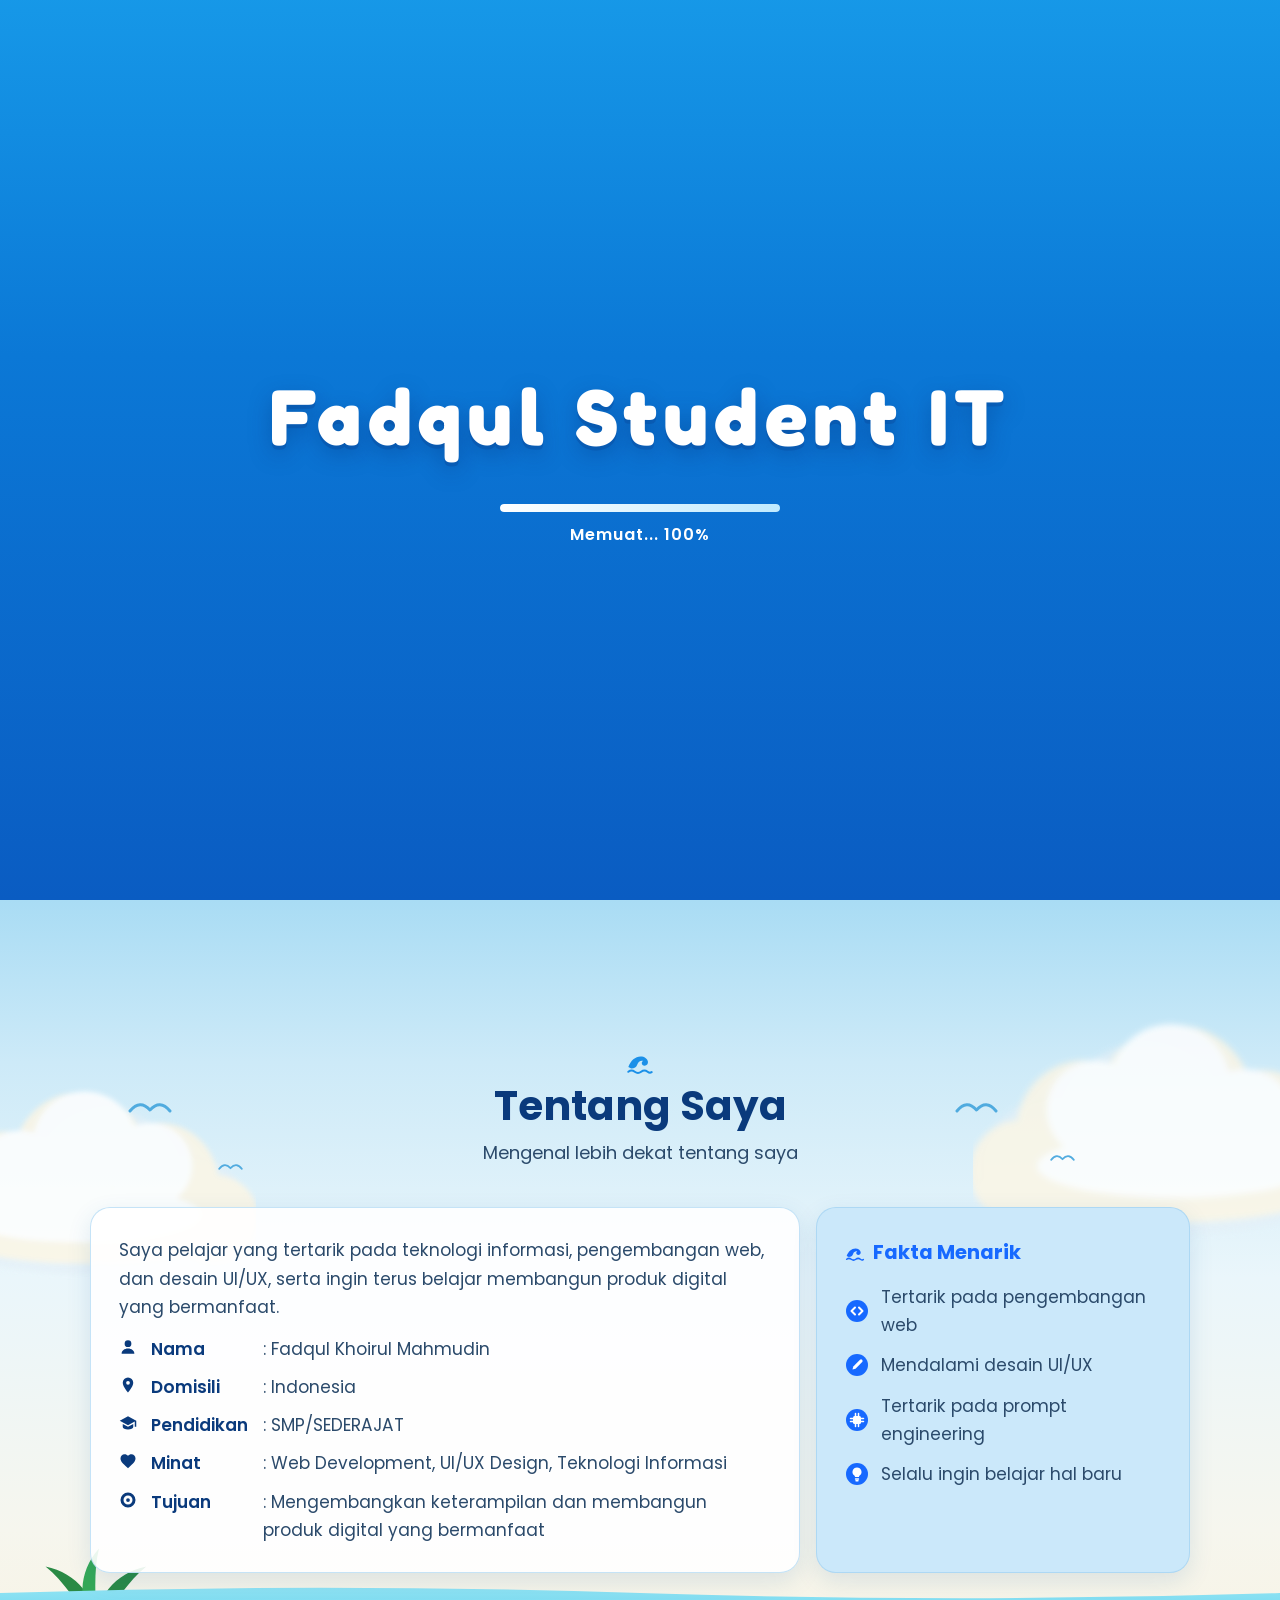
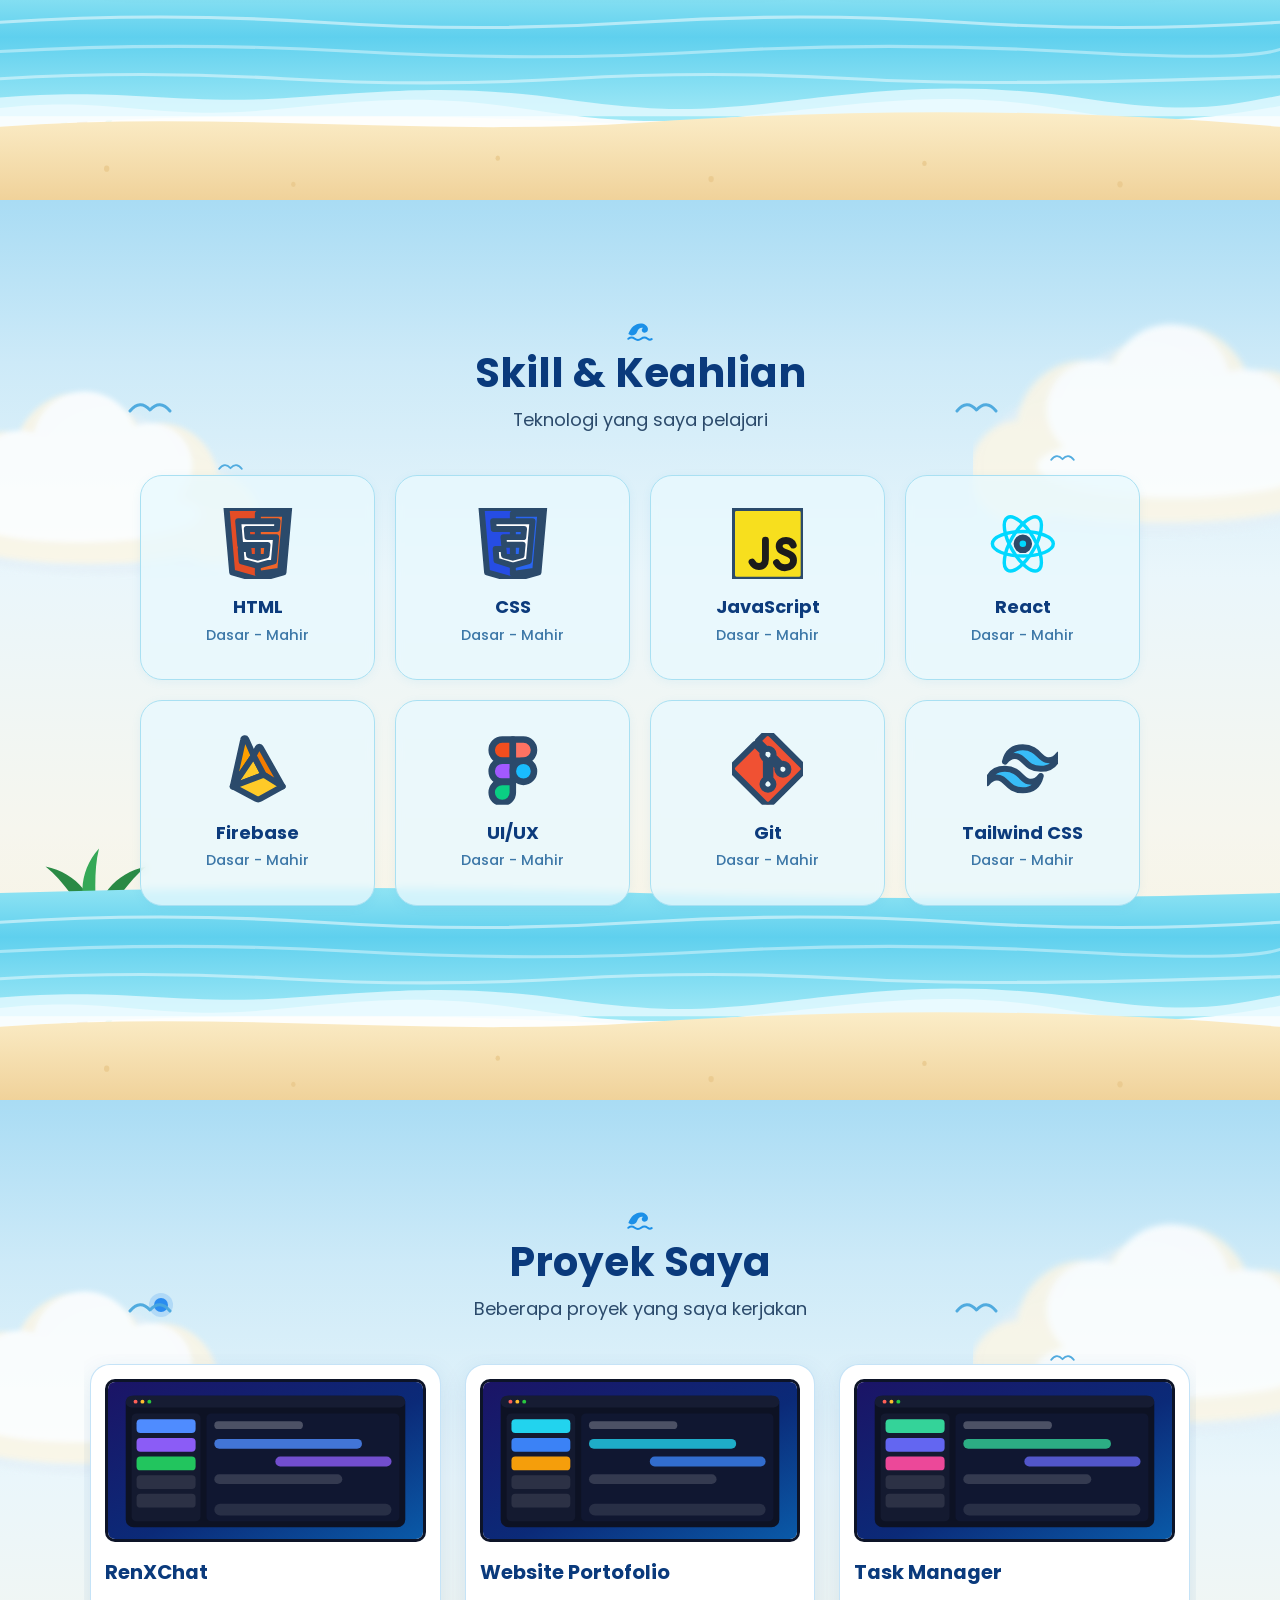
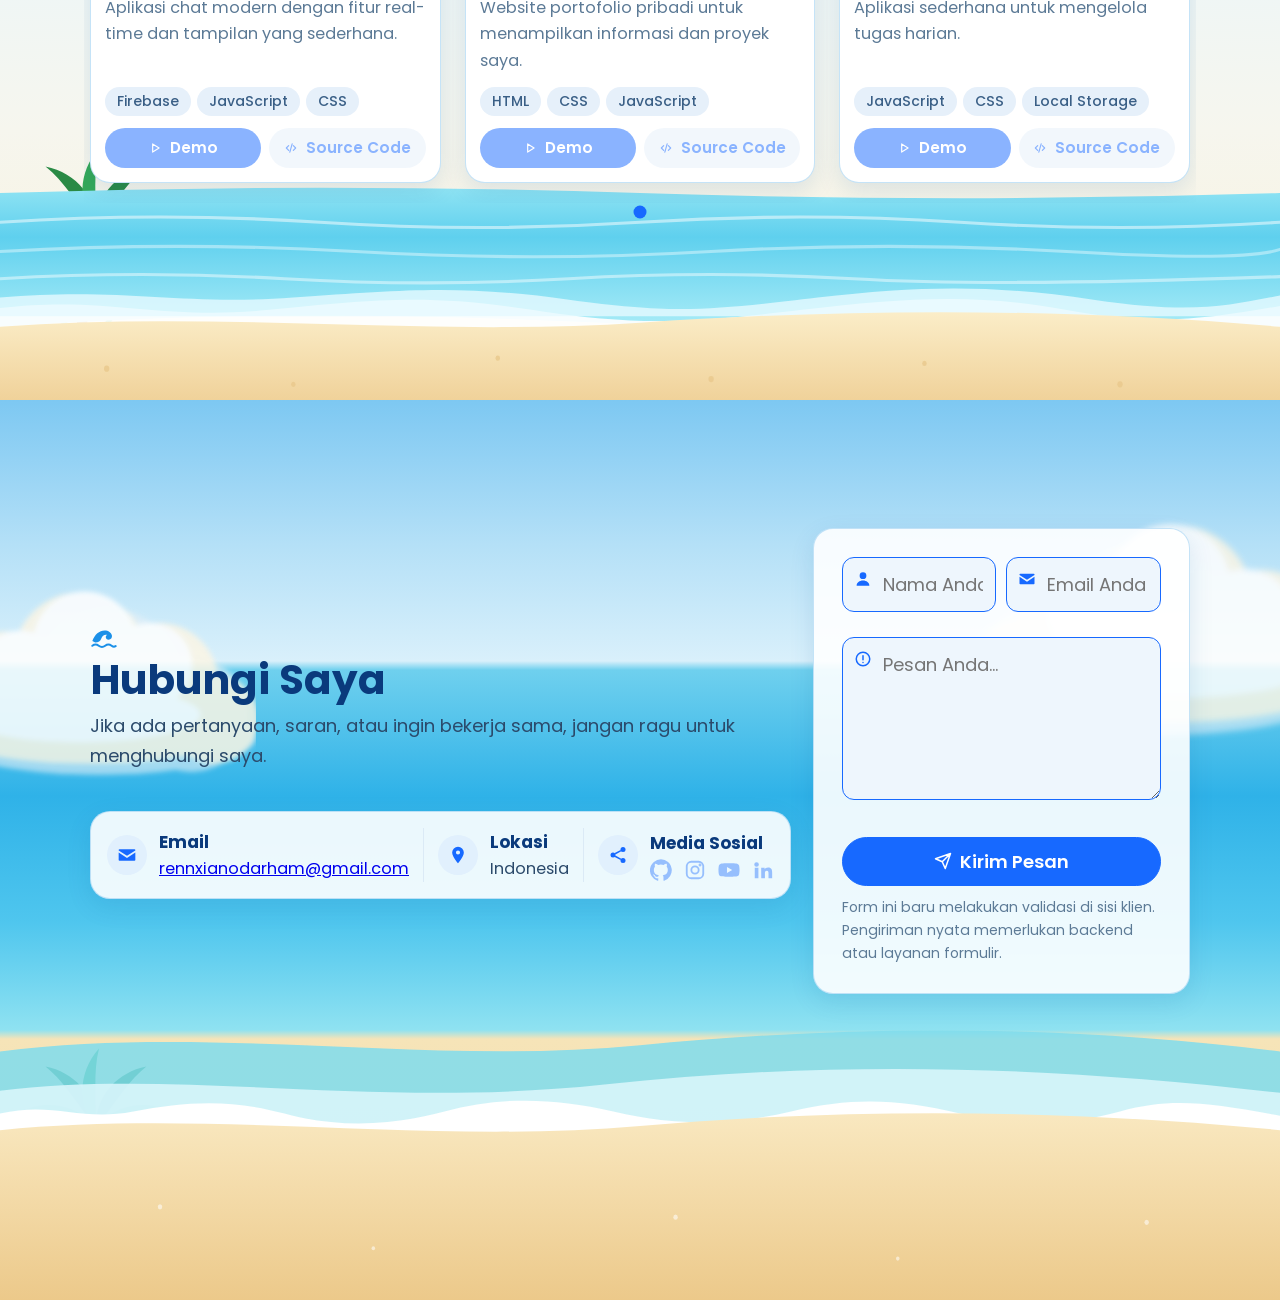
<file: index.html>
<!DOCTYPE html>
<html lang="id">

<head>
    <meta charset="UTF-8">

    <!-- Tandai JS aktif (untuk animasi muncul) -->
    <script>document.documentElement.classList.add('js');</script>

    <!-- Cegah mode gelap otomatis dari browser -->
    <meta name="color-scheme" content="light">

    <meta
        name="viewport"
        content="width=device-width, initial-scale=1, maximum-scale=1, user-scalable=no, viewport-fit=cover"
    >

    <title>Fadqul Student IT - Portofolio</title>

    <meta
        name="description"
        content="Portofolio Fadqul Student IT: pelajar yang tertarik pada teknologi informasi, pengembangan web, dan desain UI/UX."
    >

    <!-- FONT: Fredoka (judul) dan Poppins (teks) -->
    <link rel="preconnect" href="https://fonts.googleapis.com">

    <link
        rel="preconnect"
        href="https://fonts.gstatic.com"
        crossorigin
    >

    <link
        rel="stylesheet"
        href="https://fonts.googleapis.com/css2?family=Fredoka:wght@500;600;700&family=Poppins:wght@400;500;600;700&display=swap"
    >

    <link rel="stylesheet" href="style.css">
</head>

<body>

    <!-- ========================================
         SPRITE IKON SVG
         Dipakai lewat <use href="#id-ikon" />
         ======================================== -->

    <svg
        width="0"
        height="0"
        style="position:absolute"
        aria-hidden="true"
        focusable="false"
    >
        <defs>
            <symbol id="i-wave" viewBox="0 0 24 24">
                <path d="M2 16c2.5-4 5-4 7.5 0s5 4 7.5 0 3-3 5-2M3 9.5c2.5-4 5-4 7.5 0s5 4 7.5 0"/>
            </symbol>
            <symbol id="i-moon" viewBox="0 0 24 24">
                <path d="M20 14.5A8 8 0 0 1 9.5 4 8 8 0 1 0 20 14.5z"/>
            </symbol>
            <symbol id="i-sun" viewBox="0 0 24 24">
                <circle cx="12" cy="12" r="4"/>
                <path d="M12 2v2M12 20v2M2 12h2M20 12h2M4.9 4.9l1.4 1.4M17.7 17.7l1.4 1.4M4.9 19.1l1.4-1.4M17.7 6.3l1.4-1.4"/>
            </symbol>
            <symbol id="i-menu" viewBox="0 0 24 24">
                <path d="M4 7h16M4 12h16M4 17h16"/>
            </symbol>
            <symbol id="i-close" viewBox="0 0 24 24">
                <path d="M6 6l12 12M18 6L6 18"/>
            </symbol>
            <symbol id="i-chevron" viewBox="0 0 24 24">
                <path d="M6 9l6 6 6-6"/>
            </symbol>
            <symbol id="i-user" viewBox="0 0 24 24">
                <circle cx="12" cy="8" r="4"/>
                <path d="M4 21c0-4.4 3.6-7 8-7s8 2.6 8 7"/>
            </symbol>
            <symbol id="i-pin" viewBox="0 0 24 24">
                <path d="M12 22s7-6.2 7-12a7 7 0 1 0-14 0c0 5.8 7 12 7 12z"/>
                <circle cx="12" cy="10" r="2.5"/>
            </symbol>
            <symbol id="i-cap" viewBox="0 0 24 24">
                <path d="M2 9l10-5 10 5-10 5z"/>
                <path d="M6 11.5V16c0 1.5 3 3 6 3s6-1.5 6-3v-4.5"/>
            </symbol>
            <symbol id="i-heart" viewBox="0 0 24 24">
                <path d="M12 21s-8-5-8-11a4.5 4.5 0 0 1 8-2.8A4.5 4.5 0 0 1 20 10c0 6-8 11-8 11z"/>
            </symbol>
            <symbol id="i-target" viewBox="0 0 24 24">
                <circle cx="12" cy="12" r="9"/>
                <circle cx="12" cy="12" r="5"/>
                <circle cx="12" cy="12" r="1.5"/>
            </symbol>
            <symbol id="i-mail" viewBox="0 0 24 24">
                <rect x="3" y="5" width="18" height="14" rx="3"/>
                <path d="M3 8l9 6 9-6"/>
            </symbol>
            <symbol id="i-code" viewBox="0 0 24 24">
                <path d="M8 8l-4 4 4 4M16 8l4 4-4 4M14 5l-4 14"/>
            </symbol>
            <symbol id="i-pen" viewBox="0 0 24 24">
                <path d="M12 20h9M16.5 3.5a2.1 2.1 0 0 1 3 3L7 19l-4 1 1-4z"/>
            </symbol>
            <symbol id="i-chip" viewBox="0 0 24 24">
                <rect x="6" y="6" width="12" height="12" rx="2"/>
                <path d="M9 2v4M15 2v4M9 18v4M15 18v4M2 9h4M2 15h4M18 9h4M18 15h4"/>
            </symbol>
            <symbol id="i-bulb" viewBox="0 0 24 24">
                <path d="M9 18h6M10 21h4M12 3a6 6 0 0 0-3.5 10.9c.6.5 1 1.2 1 2.1h5c0-.9.4-1.6 1-2.1A6 6 0 0 0 12 3z"/>
            </symbol>
            <symbol id="i-chat" viewBox="0 0 24 24">
                <path d="M21 12a8 8 0 0 1-11.6 7.1L4 20l1-4.6A8 8 0 1 1 21 12z"/>
            </symbol>
            <symbol id="i-send" viewBox="0 0 24 24">
                <path d="M22 2L11 13M22 2l-7 20-4-9-9-4z"/>
            </symbol>
            <symbol id="i-ext" viewBox="0 0 24 24">
                <path d="M14 4h6v6M20 4l-9 9M18 14v5a1 1 0 0 1-1 1H5a1 1 0 0 1-1-1V7a1 1 0 0 1 1-1h5"/>
            </symbol>
            <symbol id="i-play" viewBox="0 0 24 24">
                <path d="M8 5l11 7-11 7z"/>
            </symbol>
            <symbol id="i-instagram" viewBox="0 0 24 24">
                <rect x="3" y="3" width="18" height="18" rx="5"/>
                <circle cx="12" cy="12" r="4"/>
                <circle cx="17.5" cy="6.5" r=".6"/>
            </symbol>
            <symbol id="b-github" viewBox="0 0 24 24">
                <path d="M12 .3a12 12 0 0 0-3.8 23.4c.6.1.8-.3.8-.6v-2c-3.3.7-4-1.6-4-1.6-.6-1.4-1.4-1.8-1.4-1.8-1-.7.1-.7.1-.7 1.2.1 1.8 1.2 1.8 1.2 1 1.8 2.8 1.3 3.5 1 0-.8.4-1.3.7-1.6-2.7-.3-5.5-1.3-5.5-5.9 0-1.3.5-2.4 1.2-3.2-.1-.3-.5-1.5.1-3.2 0 0 1-.3 3.3 1.2a11.5 11.5 0 0 1 6 0c2.3-1.5 3.3-1.2 3.3-1.2.7 1.7.2 2.9.1 3.2.8.8 1.2 1.9 1.2 3.2 0 4.6-2.8 5.6-5.5 5.9.4.4.8 1.1.8 2.2v3.3c0 .3.2.7.8.6A12 12 0 0 0 12 .3z"/>
            </symbol>
            <symbol id="b-youtube" viewBox="0 0 24 24">
                <path d="M23 7.2a3 3 0 0 0-2.1-2.1C19 4.6 12 4.6 12 4.6s-7 0-8.9.5A3 3 0 0 0 1 7.2C.5 9.1.5 12 .5 12s0 2.9.5 4.8a3 3 0 0 0 2.1 2.1c1.9.5 8.9.5 8.9.5s7 0 8.9-.5a3 3 0 0 0 2.1-2.1c.5-1.9.5-4.8.5-4.8s0-2.9-.5-4.8zM9.8 15.3V8.7l5.7 3.3z"/>
            </symbol>
            <symbol id="b-linkedin" viewBox="0 0 24 24">
                <path d="M4.980 3.5a2.5 2.5 0 1 1 0 5 2.5 2.5 0 0 1 0-5zM3 9.5h4V21H3zM10 9.5h3.8v1.6c.6-1 1.9-1.9 3.8-1.9 3.8 0 4.4 2.5 4.4 5.7V21h-4v-5.3c0-1.3 0-2.9-1.8-2.9s-2.1 1.4-2.1 2.8V21h-4z"/>
            </symbol>
            <symbol id="k-html" viewBox="0 0 24 24">
                <path d="M1.5 0h21l-1.91 21.563L11.977 24l-8.564-2.438L1.5 0z" fill="#e44d26" />
                <path d="M12 22.1V1.9h9.2l-1.7 19.1z" fill="#f16529" />
                <path fill="#fff" d="M8.531 9.75l-.232-2.718 10.059.003.23-2.622L5.412 4.41l.698 8.01h9.126l-.326 3.426-2.91.804-2.955-.81-.188-2.11H6.248l.33 4.171L12 19.351l5.379-1.443.744-8.157H8.531z" />
            </symbol>
            <symbol id="k-css" viewBox="0 0 24 24">
                <path d="M1.5 0h21l-1.91 21.563L11.939 24l-8.564-2.438L1.5 0z" fill="#264de4" />
                <path d="M12 22.1V1.9h9.2l-1.7 19.1z" fill="#2965f1" />
                <path fill="#fff" d="M18.59 4.413L5.41 4.41l.213 2.622 10.125.002-.255 2.716h-6.64l.24 2.573h6.182l-.366 3.523-2.91.804-2.956-.81-.188-2.11h-2.61l.29 3.855L12 19.288l5.373-1.53L18.59 4.414z" />
            </symbol>
            <symbol id="k-js" viewBox="0 0 24 24">
                <rect width="24" height="24" rx="1.5" fill="#f7df1e" />
                <g fill="none" stroke="#1b1b1b" stroke-width="2.3">
                    <path d="M11.2 10.8v6.4c0 1.6-.8 2.4-2.2 2.4-1 0-1.8-.5-2.3-1.5" />
                    <path d="M20.5 12.4c-.4-.9-1.2-1.5-2.4-1.5-1.3 0-2.3.7-2.3 1.9 0 2.8 4.8 1.6 4.8 4.7 0 1.5-1.2 2.5-2.9 2.5-1.2 0-2.2-.6-2.8-1.7" />
                </g>
            </symbol>
            <symbol id="k-react" viewBox="0 0 24 24">
                <g fill="none" stroke="#00d8ff" stroke-width="1.15">
                    <ellipse cx="12" cy="12" rx="10.2" ry="4.1" />
                    <ellipse cx="12" cy="12" rx="10.2" ry="4.1" transform="rotate(60 12 12)" />
                    <ellipse cx="12" cy="12" rx="10.2" ry="4.1" transform="rotate(120 12 12)" />
                </g>
                <circle cx="12" cy="12" r="2.1" fill="#00d8ff" />
            </symbol>
            <symbol id="k-firebase" viewBox="0 0 24 24">
                <path d="M3.6 17.9L7.1 2.2a.55.55 0 0 1 1.02-.16L10.6 7.6z" fill="#ffa000" />
                <path d="M3.6 17.9L10.6 7.6l3.4 6.4z" fill="#ffca28" />
                <path d="M14 14L10.6 7.6l1.4-2.7a.55.55 0 0 1 .98 0L20.3 17.9z" fill="#f57c00" />
                <path d="M3.6 17.9L14 14l6.3 3.9L12.9 22a1.6 1.6 0 0 1-1.6 0z" fill="#ffca28" />
            </symbol>
            <symbol id="k-figma" viewBox="3 0 18 22">
                <g transform="translate(0 1)">
                    <path d="M12 1H8.75a3.25 3.25 0 0 0 0 6.5H12z" fill="#f24e1e" />
                    <path d="M12 1h3.25a3.25 3.25 0 0 1 0 6.5H12z" fill="#ff7262" />
                    <path d="M12 7.5H8.75a3.25 3.25 0 0 0 0 6.5H12z" fill="#a259ff" />
                    <circle cx="15.25" cy="10.75" r="3.25" fill="#1abcfe" />
                    <path d="M8.75 14H12v3.25A3.25 3.25 0 1 1 8.75 14z" fill="#0acf83" />
                </g>
            </symbol>
            <symbol id="k-git" viewBox="0 0 24 24">
                <path fill="#f05133" d="M23.546 10.93L13.067.452c-.604-.603-1.582-.603-2.188 0L8.708 2.627l2.76 2.76c.645-.215 1.379-.07 1.889.441.516.515.658 1.258.438 1.9l2.658 2.66c.645-.223 1.387-.078 1.9.435.721.72.721 1.884 0 2.604-.719.719-1.881.719-2.6 0-.539-.541-.674-1.337-.404-1.996L12.86 8.955v6.525c.176.086.342.203.488.348.713.721.713 1.883 0 2.6-.719.721-1.889.721-2.609 0-.719-.719-.719-1.879 0-2.598.182-.18.387-.316.605-.406V8.835c-.217-.091-.424-.222-.6-.401-.545-.545-.676-1.342-.396-2.009L7.636 3.7.45 10.881c-.6.605-.6 1.584 0 2.189l10.48 10.477c.604.604 1.582.604 2.186 0l10.43-10.43c.605-.603.605-1.582 0-2.187" />
            </symbol>
            <symbol id="k-tailwind" viewBox="0 0 24 24">
                <path fill="#38bdf8" d="M12.001 4.8c-3.2 0-5.2 1.6-6 4.8 1.2-1.6 2.6-2.2 4.2-1.8.913.228 1.565.89 2.288 1.624 1.178 1.194 2.54 2.576 5.512 2.576 3.2 0 5.2-1.6 6-4.8-1.2 1.6-2.6 2.2-4.2 1.8-.913-.228-1.565-.89-2.288-1.624C16.337 6.182 14.976 4.8 12.001 4.8zm-6 7.2c-3.2 0-5.2 1.6-6 4.8 1.2-1.6 2.6-2.2 4.2-1.8.913.228 1.565.89 2.288 1.624 1.178 1.194 2.54 2.576 5.512 2.576 3.2 0 5.2-1.6 6-4.8-1.2 1.6-2.6 2.2-4.2 1.8-.913-.228-1.565-.89-2.288-1.624C10.337 13.382 8.976 12 6.001 12z" />
            </symbol>
            <symbol id="k-ui" viewBox="0 0 24 24">
                <rect x="3" y="4" width="18" height="16" rx="3" fill="#a855f7"/>
                <path d="M3 9h18" stroke="#fff" stroke-width="1.5"/>
                <rect x="6" y="12" width="5" height="5" rx="1" fill="#fff"/>
                <path d="M14 13h4M14 16h3" stroke="#fff" stroke-width="1.5" stroke-linecap="round"/>
            </symbol>
            <symbol id="f-wave" viewBox="0 0 24 24">
                <path d="M2 15.5C4 10 8 6.5 12.5 6.5c3.3 0 5.8 1.8 6.3 4.3.4 2-1 3.5-2.8 3.5-1.5 0-2.5-1-2.5-2.3 0-.8.5-1.5 1.2-1.8-2-.8-4.3.8-5 3-.7 2.3-2.5 3.5-5.2 3.5z"/>
                <path d="M2 19.5c2-1.5 3.5-1.5 5.5 0s3.5 1.5 5.5 0 3.5-1.5 5.5 0 2.5 1 3.5.3" fill="none" stroke="currentColor" stroke-width="1.8" stroke-linecap="round"/>
            </symbol>
            <symbol id="f-moon" viewBox="0 0 24 24">
                <path d="M21 13.5A9 9 0 0 1 10.5 3 9 9 0 1 0 21 13.5z"/>
            </symbol>
            <symbol id="f-sun" viewBox="0 0 24 24">
                <circle cx="12" cy="12" r="4.5"/>
                <path d="M12 2v2.5M12 19.5V22M2 12h2.5M19.5 12H22M4.9 4.9l1.8 1.8M17.3 17.3l1.8 1.8M4.9 19.1l1.8-1.8M17.3 6.7l1.8-1.8" fill="none" stroke="currentColor" stroke-width="2" stroke-linecap="round"/>
            </symbol>
            <symbol id="f-user" viewBox="0 0 24 24">
                <path d="M12 12a4.5 4.5 0 1 0 0-9 4.5 4.5 0 0 0 0 9zM3.5 21c0-4.2 3.8-7 8.5-7s8.5 2.8 8.5 7z"/>
            </symbol>
            <symbol id="f-pin" viewBox="0 0 24 24">
                <path d="M12 2a7 7 0 0 0-7 7c0 5.2 7 13 7 13s7-7.8 7-13a7 7 0 0 0-7-7zm0 9.5a2.5 2.5 0 1 1 0-5 2.5 2.5 0 0 1 0 5z"/>
            </symbol>
            <symbol id="f-cap" viewBox="0 0 24 24">
                <path d="M12 3L1 9l11 6 9-4.9V17h2V9zM5 13.2v4c0 1.7 3.1 3.3 7 3.3s7-1.6 7-3.3v-4l-7 3.8z"/>
            </symbol>
            <symbol id="f-heart" viewBox="0 0 24 24">
                <path d="M12 21.5l-1.4-1.3C5.5 15.6 2 12.4 2 8.5 2 5.4 4.4 3 7.5 3c1.7 0 3.4.8 4.5 2.1C13.1 3.8 14.8 3 16.5 3 19.6 3 22 5.4 22 8.5c0 3.9-3.5 7.1-8.6 11.7z"/>
            </symbol>
            <symbol id="f-target" viewBox="0 0 24 24">
                <path fill-rule="evenodd" d="M12 2a10 10 0 1 0 0 20 10 10 0 0 0 0-20zm0 4a6 6 0 1 1 0 12 6 6 0 0 1 0-12zm0 3.5a2.5 2.5 0 1 0 0 5 2.5 2.5 0 0 0 0-5z"/>
            </symbol>
            <symbol id="f-mail" viewBox="0 0 24 24">
                <path d="M3 5h18a1 1 0 0 1 1 1v.5l-10 6.5L2 6.5V6a1 1 0 0 1 1-1zM2 9l10 6.5L22 9v9a1 1 0 0 1-1 1H3a1 1 0 0 1-1-1z"/>
            </symbol>
            <symbol id="f-share" viewBox="0 0 24 24">
                <circle cx="18" cy="5.5" r="3"/>
                <circle cx="6" cy="12" r="3"/>
                <circle cx="18" cy="18.5" r="3"/>
                <path d="M8.5 10.5l7-3.7M8.5 13.5l7 3.7" fill="none" stroke="currentColor" stroke-width="1.8"/>
            </symbol>
            <symbol id="i-alert" viewBox="0 0 24 24">
                <circle cx="12" cy="12" r="9"/>
                <path d="M12 7.5v5.5M12 16.5v.01"/>
            </symbol>
            <symbol id="b-code" viewBox="0 0 24 24">
                <circle cx="12" cy="12" r="11"/>
                <path d="M10 8.5l-3.5 3.5 3.5 3.5M14 8.5l3.5 3.5-3.5 3.5" fill="none" stroke="#fff" stroke-width="2" stroke-linecap="round" stroke-linejoin="round"/>
            </symbol>
            <symbol id="b-pen" viewBox="0 0 24 24">
                <circle cx="12" cy="12" r="11"/>
                <path d="M7.5 16.5l.8-3L15 6.8a1.5 1.5 0 0 1 2.1 0l.1.1a1.5 1.5 0 0 1 0 2.1L10.5 15.7z" fill="#fff"/>
            </symbol>
            <symbol id="b-chip" viewBox="0 0 24 24">
                <circle cx="12" cy="12" r="11"/>
                <rect x="8" y="8" width="8" height="8" rx="1.5" fill="#fff"/>
                <path d="M10.5 5.5v2.5M13.5 5.5v2.5M10.5 16v2.5M13.5 16v2.5M5.5 10.5H8M5.5 13.5H8M16 10.5h2.5M16 13.5h2.5" stroke="#fff" stroke-width="1.5" stroke-linecap="round"/>
            </symbol>
            <symbol id="b-bulb" viewBox="0 0 24 24">
                <circle cx="12" cy="12" r="11"/>
                <path d="M12 5.5a4.5 4.5 0 0 0-2.7 8.1c.4.3.7.8.7 1.4h4c0-.6.3-1.1.7-1.4A4.5 4.5 0 0 0 12 5.5z" fill="#fff"/>
                <path d="M10.5 17h3M11 18.8h2" stroke="#fff" stroke-width="1.4" stroke-linecap="round"/>
            </symbol>
        </defs>
    </svg>

    <a class="skip" href="#home">Lewati ke konten</a>


    <!-- ========================================
         INTRO: AIR NAIK, LALU MUNCUL NAMA
         Dikelola dari script.js (bagian INTRO)
         ======================================== -->

    <div class="intro" id="intro" aria-hidden="true">

        <div class="intro-water">

            <svg
                class="intro-wave back"
                viewBox="0 0 2880 120"
                preserveAspectRatio="none"
            >
                <path d="M0 70Q180 10 360 70T720 70T1080 70T1440 70T1800 70T2160 70T2520 70T2880 70V120H0Z" />
            </svg>

            <svg
                class="intro-wave front"
                viewBox="0 0 2880 120"
                preserveAspectRatio="none"
            >
                <path d="M0 60Q180 0 360 60T720 60T1080 60T1440 60T1800 60T2160 60T2520 60T2880 60V120H0Z" />
            </svg>

            <span class="bub b1"></span>
            <span class="bub b2"></span>
            <span class="bub b3"></span>
            <span class="bub b4"></span>
            <span class="bub b5"></span>

        </div>

        <div class="intro-box">

            <p class="intro-name">Fadqul Student IT</p>

            <!-- Loading bar di bawah nama (diisi script.js) -->
            <div class="intro-load">
                <div class="intro-track">
                    <div class="intro-fill"></div>
                </div>

                <p class="intro-pct" id="introPct">Memuat... 0%</p>
            </div>

        </div>

    </div>



    <!-- ========================================
         NAVBAR
         ======================================== -->

    <header class="nav" id="nav">

        <a class="brand" href="#home">
            <svg
                class="fl"
                width="30"
                height="30"
                aria-hidden="true"
            >
                <use href="#f-wave" />
            </svg>

            <span>Fadqul Student IT</span>
        </a>

        <nav
            id="menu"
            class="menu"
            aria-label="Navigasi utama"
        >
            <a href="#home" class="active">Beranda</a>
            <a href="#about">Tentang</a>
            <a href="#skills">Skill</a>
            <a href="#projects">Proyek</a>
            <a href="#contact">Kontak</a>
        </nav>

        <div class="nav-r">

            <button
                class="icon-btn"
                id="theme"
                type="button"
                aria-label="Ganti tema gelap/terang"
            >
                <svg
                    class="fl"
                    width="20"
                    height="20"
                    aria-hidden="true"
                >
                    <use id="themeUse" href="#f-moon" />
                </svg>
            </button>

            <button
                class="icon-btn burger"
                id="burger"
                type="button"
                aria-label="Buka menu"
                aria-expanded="false"
                aria-controls="menu"
            >
                <svg
                    class="ic"
                    width="22"
                    height="22"
                    aria-hidden="true"
                >
                    <use id="burgerUse" href="#i-menu" />
                </svg>
            </button>

        </div>

    </header>


    <main>

        <!-- ========================================
             HOME / BERANDA
             Animasi laut, bebek, dan huruf judul
             hanya berjalan di section ini
             ======================================== -->

        <section id="home" class="hero">

            <canvas
                id="sea"
                aria-hidden="true"
            ></canvas>

            <div
                id="duck"
                class="duck"
                aria-hidden="true"
            >
                <svg
                    viewBox="0 0 80 64"
                    width="52"
                    height="42"
                >
                    <ellipse cx="38" cy="44" rx="28" ry="16" fill="#ffd93b" />
                    <circle cx="52" cy="22" r="15" fill="#ffd93b" />
                    <path d="M64 20L78 25L64 30Z" fill="#ff8a1f" />
                    <circle cx="56" cy="18" r="2.4" fill="#222" />
                    <path
                        d="M20 42Q32 52 46 42"
                        stroke="#e8b800"
                        stroke-width="3"
                        fill="none"
                        stroke-linecap="round"
                    />
                </svg>
            </div>

            <!-- Burung camar (terbang, digerakkan script.js) -->
            <div
                id="gull"
                class="gull"
                aria-hidden="true"
            >
                <svg
                    viewBox="0 0 90 40"
                    width="64"
                    height="28"
                >
                    <path d="M30 22L18 19L21 25Z" fill="#fff" />
                    <ellipse cx="45" cy="22" rx="16" ry="6" fill="#fff" stroke="#cfe3f2" stroke-width="1" />
                    <circle cx="60" cy="19" r="5" fill="#fff" stroke="#cfe3f2" stroke-width="1" />
                    <path d="M64 19L73 21L64 23Z" fill="#ff9a1f" />
                    <circle cx="61.5" cy="18" r="1" fill="#222" />
                    <g class="wings">
                        <path d="M46 20Q56 4 78 2Q62 12 50 24Z" fill="#e6f2fb" />
                        <path d="M44 20Q30 0 8 4Q28 12 40 24Z" fill="#fff" stroke="#cfe3f2" stroke-width="1" />
                    </g>
                </svg>
            </div>

            <!-- Kepiting (berjalan menyamping di pasir) -->
            <div
                id="crab"
                class="crab"
                aria-hidden="true"
            >
                <svg
                    viewBox="0 0 64 44"
                    width="46"
                    height="32"
                >
                    <g class="legs" stroke="#e0541a" stroke-width="3" stroke-linecap="round" fill="none">
                        <path d="M16 28L5 24M16 32L4 34M19 36L10 42" />
                        <path d="M48 28L59 24M48 32L60 34M45 36L54 42" />
                    </g>
                    <g class="claw claw-l">
                        <path d="M15 22Q6 20 7 12" stroke="#ff6b2c" stroke-width="3.5" stroke-linecap="round" fill="none" />
                        <circle cx="7" cy="10" r="5.5" fill="#ff6b2c" />
                        <path d="M7 4.5L7 10" stroke="#c43e0f" stroke-width="1.5" />
                    </g>
                    <g class="claw claw-r">
                        <path d="M49 22Q58 20 57 12" stroke="#ff6b2c" stroke-width="3.5" stroke-linecap="round" fill="none" />
                        <circle cx="57" cy="10" r="5.5" fill="#ff6b2c" />
                        <path d="M57 4.5L57 10" stroke="#c43e0f" stroke-width="1.5" />
                    </g>
                    <ellipse cx="32" cy="29" rx="18" ry="12" fill="#ff6b2c" />
                    <path d="M26 19L25 13M38 19L39 13" stroke="#ff6b2c" stroke-width="2.5" stroke-linecap="round" />
                    <circle cx="25" cy="11.5" r="3.2" fill="#fff" />
                    <circle cx="39" cy="11.5" r="3.2" fill="#fff" />
                    <circle cx="25" cy="11.8" r="1.4" fill="#222" />
                    <circle cx="39" cy="11.8" r="1.4" fill="#222" />
                    <path d="M27 31Q32 36 37 31" stroke="#7a2a0c" stroke-width="1.6" stroke-linecap="round" fill="none" />
                </svg>
            </div>

            <img
                class="dc palm-l"
                src="assets/palm.svg"
                alt=""
                width="130"
                height="170"
                aria-hidden="true"
            >

            <img
                class="dc umbrella"
                src="assets/umbrella.svg"
                alt=""
                width="120"
                height="110"
                aria-hidden="true"
            >

            <div class="hero-in">

                <h1 id="title" aria-label="FADQUL STUDENT IT"></h1>

                <p class="role">
                    Prompt Engineer <i></i> UI/UX Designer <i></i> Problem Solver
                </p>

                <p class="desc">
                    Pelajar yang tertarik pada teknologi informasi,
                    pengembangan web, dan desain UI/UX.
                </p>

                <div class="cta">
                    <a class="btn primary" href="#projects">Lihat Proyek</a>

                    <a class="btn ghost" href="#contact">Hubungi Saya</a>

                    <button
                        class="btn ghost"
                        id="resetLetters"
                        type="button"
                    >
                        Reset Huruf
                    </button>
                </div>

            </div>

            <a
                class="down"
                href="#about"
                aria-label="Turun ke Tentang Saya"
            >
                <svg
                    class="ic"
                    width="26"
                    height="26"
                    aria-hidden="true"
                >
                    <use href="#i-chevron" />
                </svg>
            </a>

        </section>


        <!-- ========================================
             ABOUT / TENTANG SAYA
             ======================================== -->

        <section id="about" class="sec">

            <img
                class="dc cloud c1"
                src="assets/cloud.svg"
                alt=""
                width="360"
                height="240"
                aria-hidden="true"
            >

            <img
                class="dc cloud c2"
                src="assets/cloud.svg"
                alt=""
                width="360"
                height="240"
                aria-hidden="true"
            >

            <img
                class="dc bird bd1"
                src="assets/bird.svg"
                alt=""
                width="44"
                height="20"
                aria-hidden="true"
            >

            <img
                class="dc bird bd2"
                src="assets/bird.svg"
                alt=""
                width="44"
                height="20"
                aria-hidden="true"
            >

            <img
                class="dc bird bd3"
                src="assets/bird.svg"
                alt=""
                width="44"
                height="20"
                aria-hidden="true"
            >

            <img
                class="dc bird bd4"
                src="assets/bird.svg"
                alt=""
                width="44"
                height="20"
                aria-hidden="true"
            >

            <img
                class="dc palm-l"
                src="assets/palm.svg"
                alt=""
                width="130"
                height="170"
                aria-hidden="true"
            >

            <img
                class="dc star"
                src="assets/starfish.svg"
                alt=""
                width="64"
                height="64"
                aria-hidden="true"
            >

            <div class="wrap">

                <svg
                    class="fl ttl-ic"
                    width="28"
                    height="28"
                    aria-hidden="true"
                >
                    <use href="#f-wave" />
                </svg>

                <h2>Tentang Saya</h2>

                <p class="sub">Mengenal lebih dekat tentang saya</p>

                <div class="about-grid">

                    <div class="card">

                        <p>
                            Saya pelajar yang tertarik pada teknologi informasi,
                            pengembangan web, dan desain UI/UX, serta ingin terus
                            belajar membangun produk digital yang bermanfaat.
                        </p>

                        <!-- Diisi dari script.js (const ABOUT) -->
                        <ul class="info" id="aboutInfo"></ul>

                    </div>

                    <aside class="card fact" aria-label="Fakta menarik">

                        <h3>
                            <svg
                                class="fl"
                                width="20"
                                height="20"
                                aria-hidden="true"
                            >
                                <use href="#f-wave" />
                            </svg>

                            Fakta Menarik
                        </h3>

                        <!-- Diisi dari script.js (const FACTS) -->
                        <ul id="factList"></ul>

                    </aside>

                </div>

            </div>

        </section>


        <!-- ========================================
             SKILLS / KEAHLIAN
             ======================================== -->

        <section id="skills" class="sec">

            <img
                class="dc cloud c1"
                src="assets/cloud.svg"
                alt=""
                width="360"
                height="240"
                aria-hidden="true"
            >

            <img
                class="dc cloud c2"
                src="assets/cloud.svg"
                alt=""
                width="360"
                height="240"
                aria-hidden="true"
            >

            <img
                class="dc bird bd1"
                src="assets/bird.svg"
                alt=""
                width="44"
                height="20"
                aria-hidden="true"
            >

            <img
                class="dc bird bd2"
                src="assets/bird.svg"
                alt=""
                width="44"
                height="20"
                aria-hidden="true"
            >

            <img
                class="dc bird bd3"
                src="assets/bird.svg"
                alt=""
                width="44"
                height="20"
                aria-hidden="true"
            >

            <img
                class="dc bird bd4"
                src="assets/bird.svg"
                alt=""
                width="44"
                height="20"
                aria-hidden="true"
            >

            <img
                class="dc palm-l"
                src="assets/palm.svg"
                alt=""
                width="130"
                height="170"
                aria-hidden="true"
            >

            <img
                class="dc board"
                src="assets/surfboard.svg"
                alt=""
                width="48"
                height="124"
                aria-hidden="true"
            >

            <img
                class="dc star"
                src="assets/starfish.svg"
                alt=""
                width="64"
                height="64"
                aria-hidden="true"
            >

            <div class="wrap">

                <svg
                    class="fl ttl-ic"
                    width="28"
                    height="28"
                    aria-hidden="true"
                >
                    <use href="#f-wave" />
                </svg>

                <h2>Skill &amp; Keahlian</h2>

                <p class="sub">Teknologi yang saya pelajari</p>

                <!-- Diisi dari script.js (const SKILLS) -->
                <div class="grid skills" id="skillGrid"></div>

            </div>

        </section>


        <!-- ========================================
             PROJECTS / PROYEK
             ======================================== -->

        <section id="projects" class="sec">

            <img
                class="dc cloud c1"
                src="assets/cloud.svg"
                alt=""
                width="360"
                height="240"
                aria-hidden="true"
            >

            <img
                class="dc cloud c2"
                src="assets/cloud.svg"
                alt=""
                width="360"
                height="240"
                aria-hidden="true"
            >

            <img
                class="dc bird bd1"
                src="assets/bird.svg"
                alt=""
                width="44"
                height="20"
                aria-hidden="true"
            >

            <img
                class="dc bird bd2"
                src="assets/bird.svg"
                alt=""
                width="44"
                height="20"
                aria-hidden="true"
            >

            <img
                class="dc bird bd3"
                src="assets/bird.svg"
                alt=""
                width="44"
                height="20"
                aria-hidden="true"
            >

            <img
                class="dc bird bd4"
                src="assets/bird.svg"
                alt=""
                width="44"
                height="20"
                aria-hidden="true"
            >

            <img
                class="dc palm-l"
                src="assets/palm.svg"
                alt=""
                width="130"
                height="170"
                aria-hidden="true"
            >

            <img
                class="dc ball"
                src="assets/ball.svg"
                alt=""
                width="64"
                height="64"
                aria-hidden="true"
            >

            <div class="wrap">

                <svg
                    class="fl ttl-ic"
                    width="28"
                    height="28"
                    aria-hidden="true"
                >
                    <use href="#f-wave" />
                </svg>

                <h2>Proyek Saya</h2>

                <p class="sub">Beberapa proyek yang saya kerjakan</p>

                <!-- Diisi dari script.js (const PROJECTS) -->
                <div class="grid projects" id="projectGrid"></div>

                <!-- Titik navigasi carousel (dibuat otomatis) -->
                <div class="dots" id="projectDots"></div>

            </div>

        </section>


        <!-- ========================================
             CONTACT / KONTAK
             ======================================== -->

        <section id="contact" class="sec">

            <img
                class="dc cloud c1"
                src="assets/cloud.svg"
                alt=""
                width="360"
                height="240"
                aria-hidden="true"
            >

            <img
                class="dc cloud c2"
                src="assets/cloud.svg"
                alt=""
                width="360"
                height="240"
                aria-hidden="true"
            >

            <img
                class="dc palm-l"
                src="assets/palm.svg"
                alt=""
                width="130"
                height="170"
                aria-hidden="true"
            >

            <img
                class="dc sign"
                src="assets/sign.svg"
                alt=""
                width="210"
                height="170"
                aria-hidden="true"
            >

            <div class="wrap">

                <div class="contact-grid">

                    <div class="contact-l">

                        <svg
                            class="fl ttl-ic"
                            width="28"
                            height="28"
                            aria-hidden="true"
                        >
                            <use href="#f-wave" />
                        </svg>

                        <h2>Hubungi Saya</h2>

                        <p class="sub">
                            Jika ada pertanyaan, saran, atau ingin bekerja sama,
                            jangan ragu untuk menghubungi saya.
                        </p>

                        <!-- Diisi dari script.js (const CONTACT) -->
                        <div class="card info-card" id="contactInfo"></div>

                    </div>

                    <form class="card" id="form" novalidate>

                        <div class="row2">

                            <div>
                                <div class="fld">
                                    <svg
                                        class="fl"
                                        width="18"
                                        height="18"
                                        aria-hidden="true"
                                    >
                                        <use href="#f-user" />
                                    </svg>

                                    <label class="sr" for="fn">Nama Anda</label>

                                    <input
                                        id="fn"
                                        name="nama"
                                        placeholder="Nama Anda"
                                        autocomplete="name"
                                        required
                                    >
                                </div>

                                <small class="err" id="en"></small>
                            </div>

                            <div>
                                <div class="fld">
                                    <svg
                                        class="fl"
                                        width="18"
                                        height="18"
                                        aria-hidden="true"
                                    >
                                        <use href="#f-mail" />
                                    </svg>

                                    <label class="sr" for="fe">Email Anda</label>

                                    <input
                                        id="fe"
                                        name="email"
                                        type="email"
                                        placeholder="Email Anda"
                                        autocomplete="email"
                                        required
                                    >
                                </div>

                                <small class="err" id="ee"></small>
                            </div>

                        </div>

                        <div class="fld ta">
                            <svg
                                class="ic"
                                width="18"
                                height="18"
                                aria-hidden="true"
                            >
                                <use href="#i-alert" />
                            </svg>

                            <label class="sr" for="fm">Pesan Anda</label>

                            <textarea
                                id="fm"
                                name="pesan"
                                rows="5"
                                placeholder="Pesan Anda..."
                                required
                            ></textarea>
                        </div>

                        <small class="err" id="em"></small>

                        <button class="btn primary send" type="submit">
                            <svg
                                class="ic"
                                width="18"
                                height="18"
                                aria-hidden="true"
                            >
                                <use href="#i-send" />
                            </svg>

                            Kirim Pesan
                        </button>

                        <p id="status" role="status" aria-live="polite"></p>

                        <small class="note">
                            Form ini baru melakukan validasi di sisi klien.
                            Pengiriman nyata memerlukan backend atau layanan formulir.
                        </small>

                    </form>

                </div>

            </div>

        </section>

    </main>


    <script src="script.js"></script>

</body>

</html>
</file>
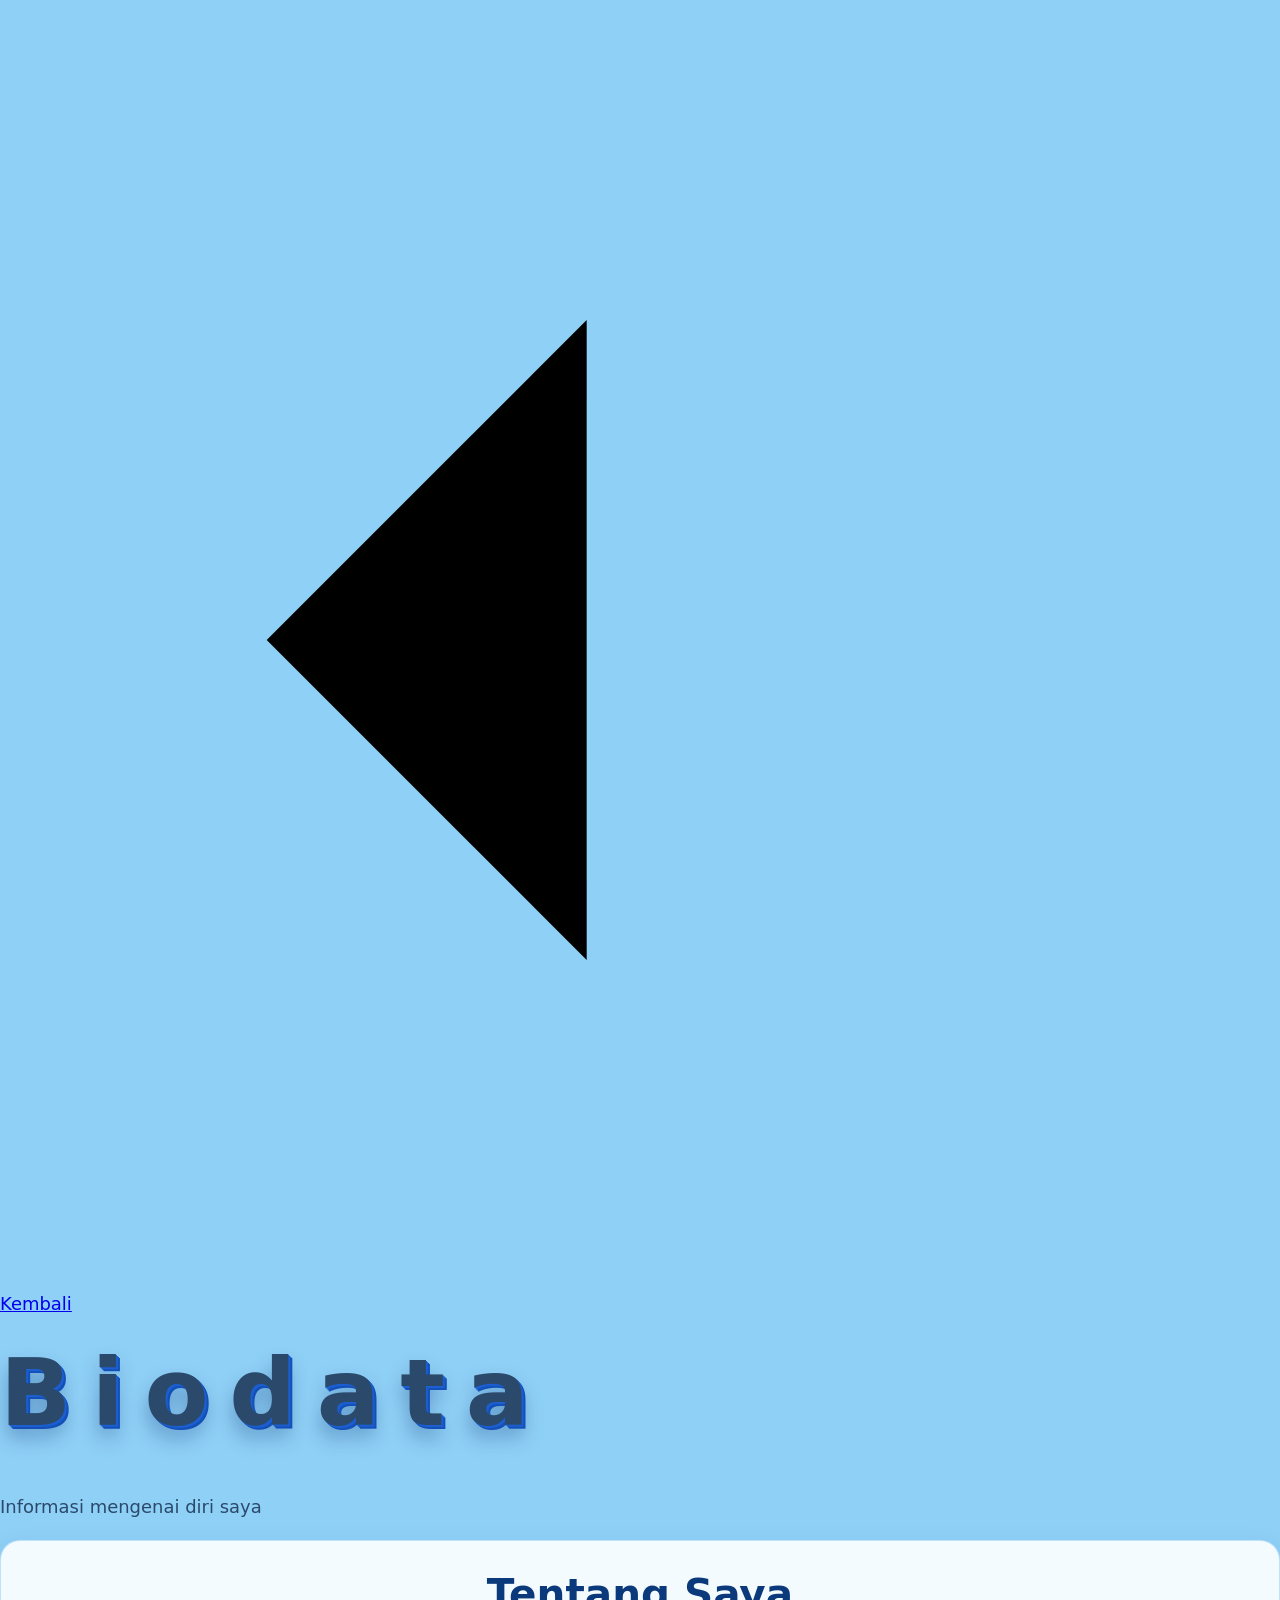
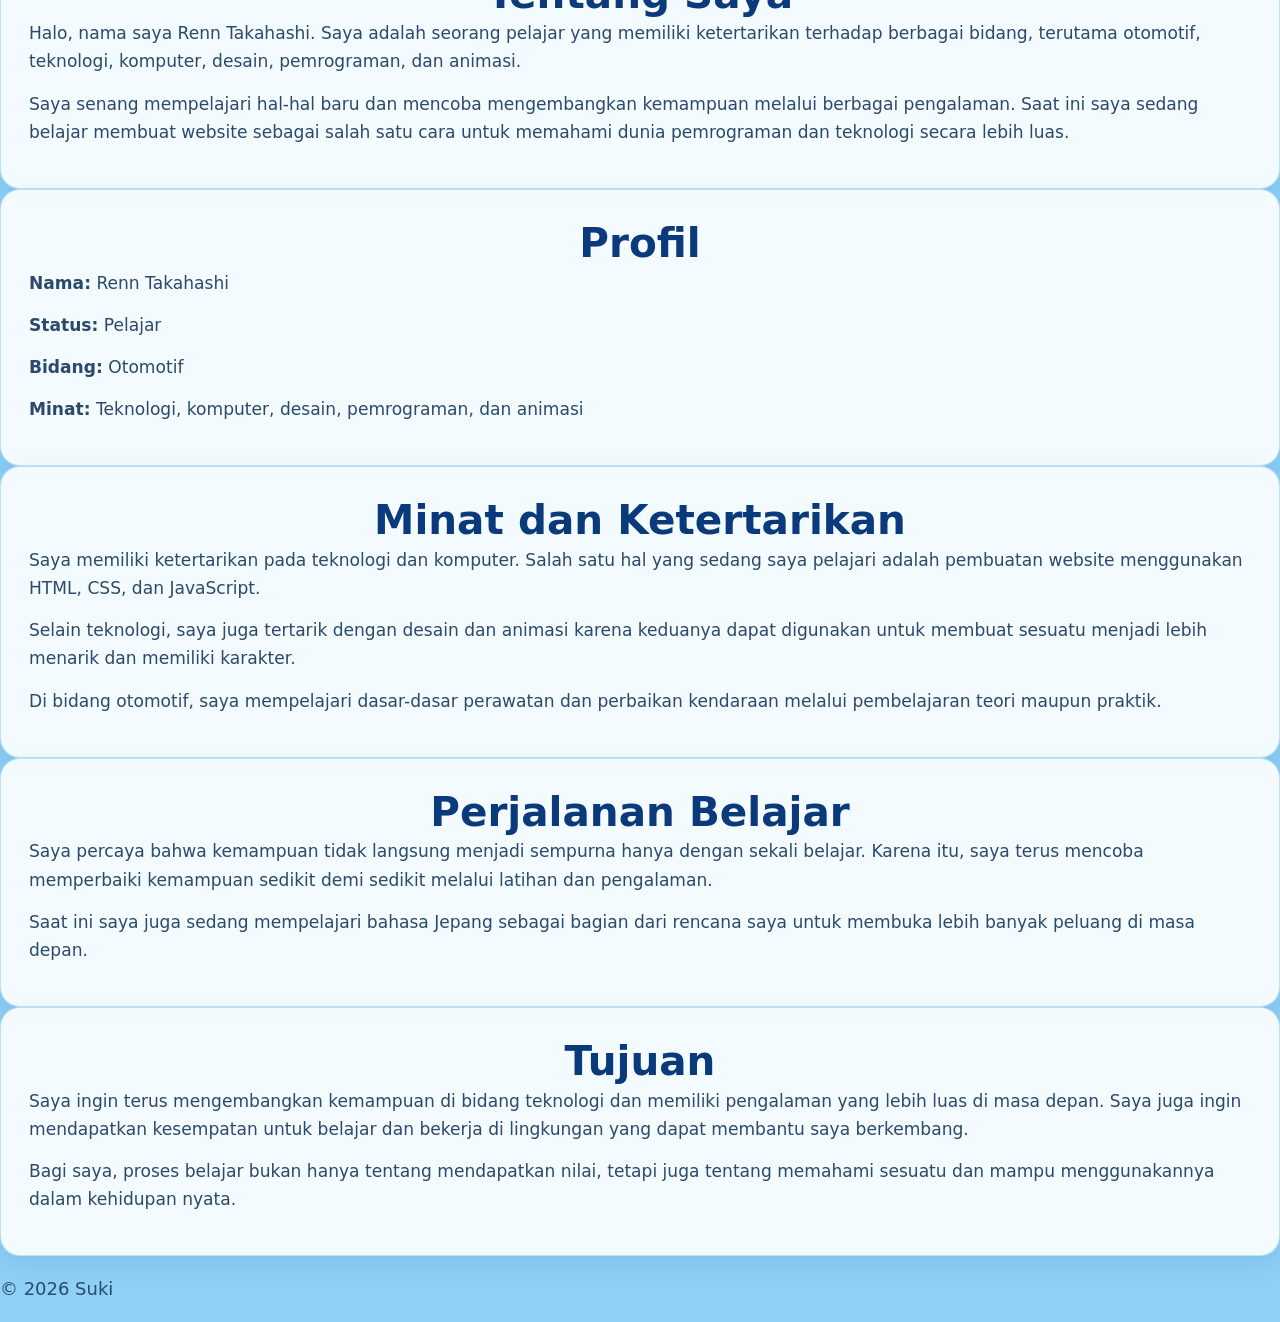
<file: data-diri/biodata.html>
<!DOCTYPE html>
<html lang="id">

<head>
    <meta charset="UTF-8">
    <meta name="viewport" content="width=device-width, initial-scale=1.0">

    <title>Biodata - Tuan Shenn</title>

    <link rel="stylesheet" href="../style.css">
</head>

<body>

    <header class="page-header">

        <a href="data-diri.html" class="back-button">
            <svg viewBox="0 0 24 24" aria-hidden="true">
                <path d="M19 12H5"></path>
                <path d="M11 6l-6 6 6 6"></path>
            </svg>
            Kembali
        </a>

        <h1>Biodata</h1>

        <p>Informasi mengenai diri saya</p>

    </header>


    <main>


        <section class="card">

            <h2>Tentang Saya</h2>

            <p>
                Halo, nama saya Renn Takahashi. Saya adalah seorang pelajar
                yang memiliki ketertarikan terhadap berbagai bidang, terutama
                otomotif, teknologi, komputer, desain, pemrograman, dan animasi.
            </p>

            <p>
                Saya senang mempelajari hal-hal baru dan mencoba mengembangkan
                kemampuan melalui berbagai pengalaman. Saat ini saya sedang
                belajar membuat website sebagai salah satu cara untuk memahami
                dunia pemrograman dan teknologi secara lebih luas.
            </p>

        </section>


        <section class="card">

            <h2>Profil</h2>

            <p>
                <strong>Nama:</strong> Renn Takahashi
            </p>

            <p>
                <strong>Status:</strong> Pelajar
            </p>

            <p>
                <strong>Bidang:</strong> Otomotif
            </p>

            <p>
                <strong>Minat:</strong> Teknologi, komputer, desain,
                pemrograman, dan animasi
            </p>

        </section>


        <section class="card">

            <h2>Minat dan Ketertarikan</h2>

            <p>
                Saya memiliki ketertarikan pada teknologi dan komputer.
                Salah satu hal yang sedang saya pelajari adalah pembuatan
                website menggunakan HTML, CSS, dan JavaScript.
            </p>

            <p>
                Selain teknologi, saya juga tertarik dengan desain dan
                animasi karena keduanya dapat digunakan untuk membuat
                sesuatu menjadi lebih menarik dan memiliki karakter.
            </p>

            <p>
                Di bidang otomotif, saya mempelajari dasar-dasar perawatan
                dan perbaikan kendaraan melalui pembelajaran teori maupun
                praktik.
            </p>

        </section>


        <section class="card">

            <h2>Perjalanan Belajar</h2>

            <p>
                Saya percaya bahwa kemampuan tidak langsung menjadi sempurna
                hanya dengan sekali belajar. Karena itu, saya terus mencoba
                memperbaiki kemampuan sedikit demi sedikit melalui latihan
                dan pengalaman.
            </p>

            <p>
                Saat ini saya juga sedang mempelajari bahasa Jepang sebagai
                bagian dari rencana saya untuk membuka lebih banyak peluang
                di masa depan.
            </p>

        </section>


        <section class="card">

            <h2>Tujuan</h2>

            <p>
                Saya ingin terus mengembangkan kemampuan di bidang teknologi
                dan memiliki pengalaman yang lebih luas di masa depan.
                Saya juga ingin mendapatkan kesempatan untuk belajar dan
                bekerja di lingkungan yang dapat membantu saya berkembang.
            </p>

            <p>
                Bagi saya, proses belajar bukan hanya tentang mendapatkan
                nilai, tetapi juga tentang memahami sesuatu dan mampu
                menggunakannya dalam kehidupan nyata.
            </p>

        </section>


    </main>


    <footer>

        <p>© 2026 Suki</p>

    </footer>

</body>

</html>
</file>
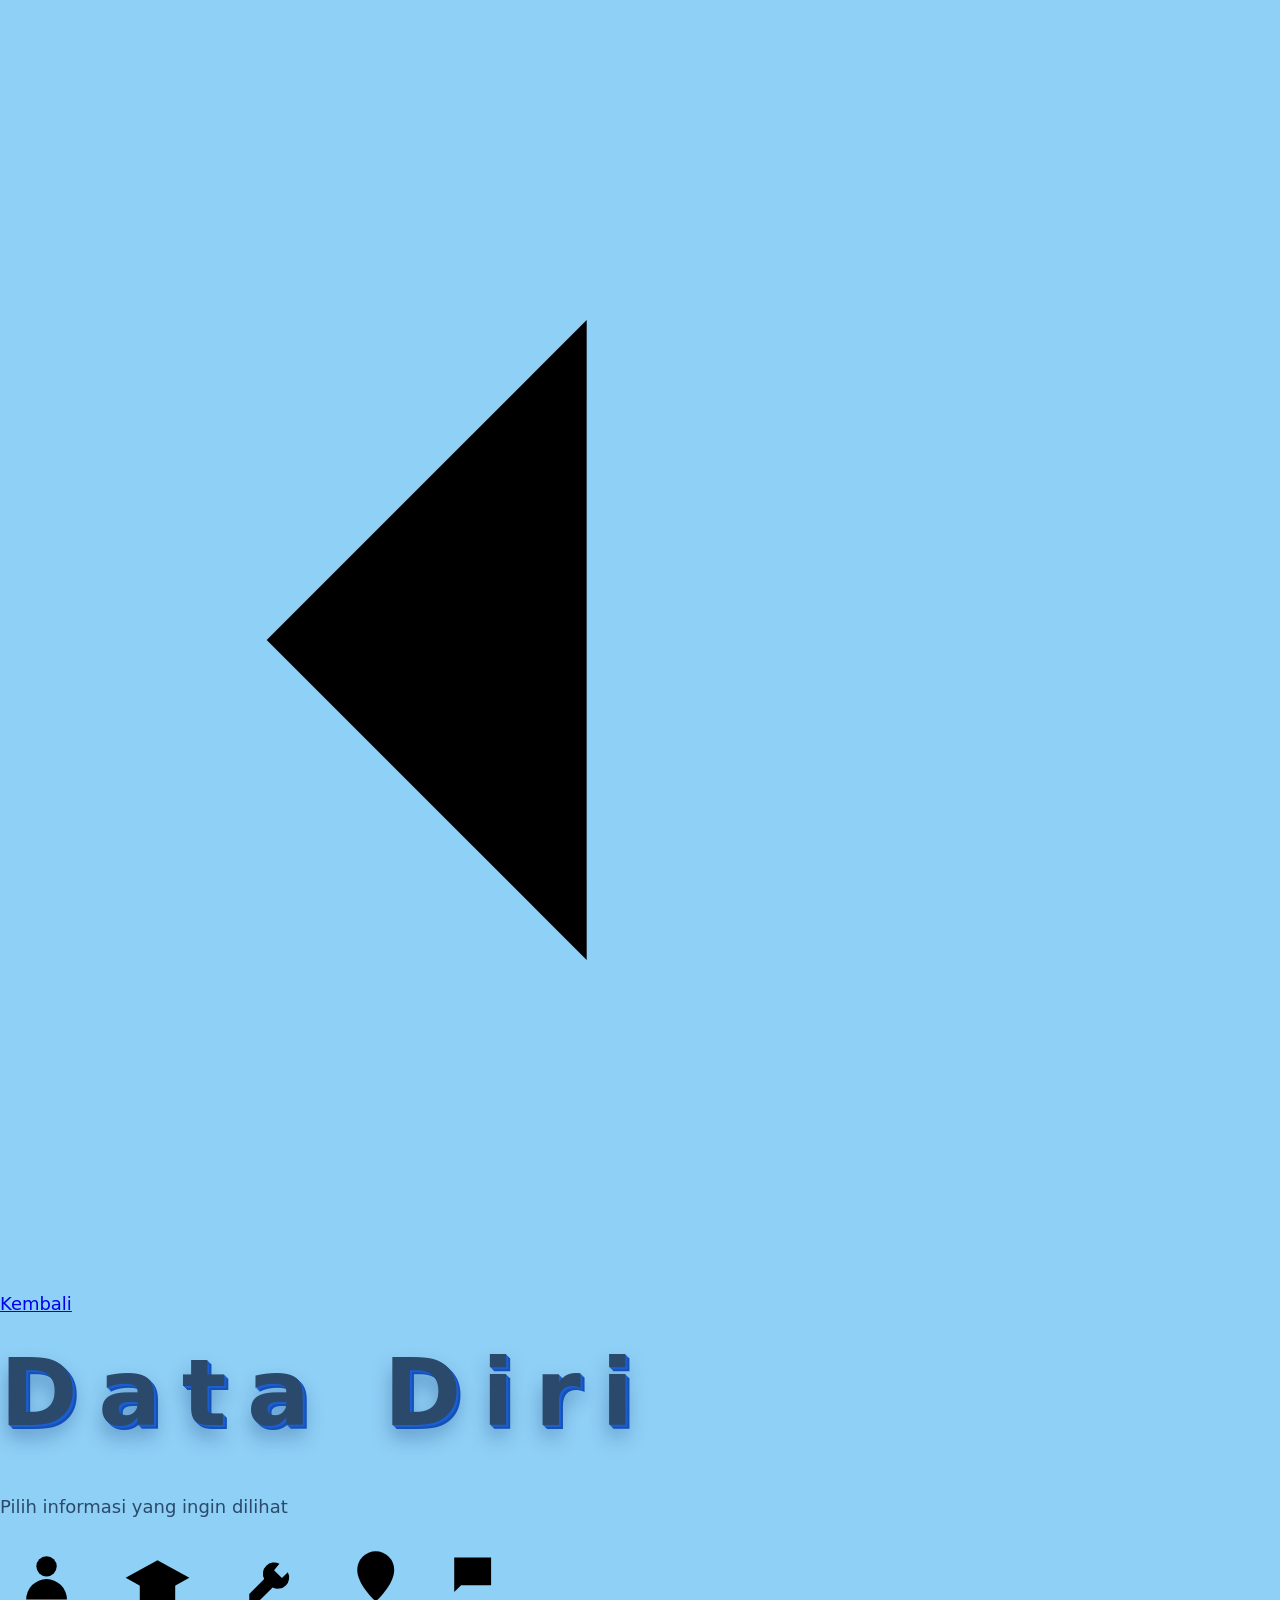
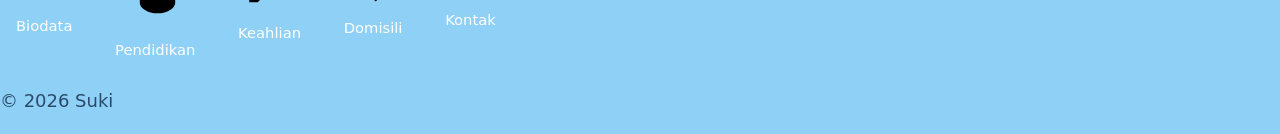
<file: data-diri/data-diri.html>
<!DOCTYPE html>
<html lang="id">

<head>
    <meta charset="UTF-8">
    <meta name="viewport" content="width=device-width, initial-scale=1.0">

    <title>Data Diri - Tuan Shenn</title>

    <link rel="stylesheet" href="../style.css">
</head>

<body>

    <header class="page-header">

        <a href="../index.html" class="back-button">
    <svg viewBox="0 0 24 24" aria-hidden="true">
        <path d="M19 12H5"></path>
        <path d="M11 6l-6 6 6 6"></path>
    </svg>
    Kembali
</a>

        <h1>Data Diri</h1>

        <p>Pilih informasi yang ingin dilihat</p>

    </header>


    <main class="menu">

        <a href="biodata.html" class="menu-button">
            <svg viewBox="0 0 24 24" aria-hidden="true">
                <path d="M12 12a4 4 0 1 0 0-8 4 4 0 0 0 0 8z"></path>
                <path d="M4 21a8 8 0 0 1 16 0"></path>
            </svg>
            Biodata
        </a>


        <a href="pendidikan.html" class="menu-button">
            <svg viewBox="0 0 24 24" aria-hidden="true">
                <path d="M3 9l9-5 9 5-9 5-9-5z"></path>
                <path d="M7 11v5c0 1.5 2.2 3 5 3s5-1.5 5-3v-5"></path>
                <path d="M21 9v6"></path>
            </svg>
            Pendidikan
        </a>


        <a href="keahlian.html" class="menu-button">
            <svg viewBox="0 0 24 24" aria-hidden="true">
                <path d="M14.7 6.3a4 4 0 0 0-5.4 5.4L4 17v3h3l5.3-5.3a4 4 0 0 0 5.4-5.4l-2.1 2.1-2.8-2.8 1.9-2.3z"></path>
            </svg>
            Keahlian
        </a>


        <a href="domisili.html" class="menu-button">
            <svg viewBox="0 0 24 24" aria-hidden="true">
                <path d="M12 21s7-6.2 7-12a7 7 0 1 0-14 0c0 5.8 7 12 7 12z"></path>
                <circle cx="12" cy="9" r="2.5"></circle>
            </svg>
            Domisili
        </a>


        <a href="kontak.html" class="menu-button">
            <svg viewBox="0 0 24 24" aria-hidden="true">
                <path d="M4 5h16v12H7l-3 3V5z"></path>
                <path d="M8 10h8M8 13h5"></path>
            </svg>
            Kontak
        </a>

    </main>


    <footer>
        <p>© 2026 Suki</p>
    </footer>

</body>

</html>
</file>
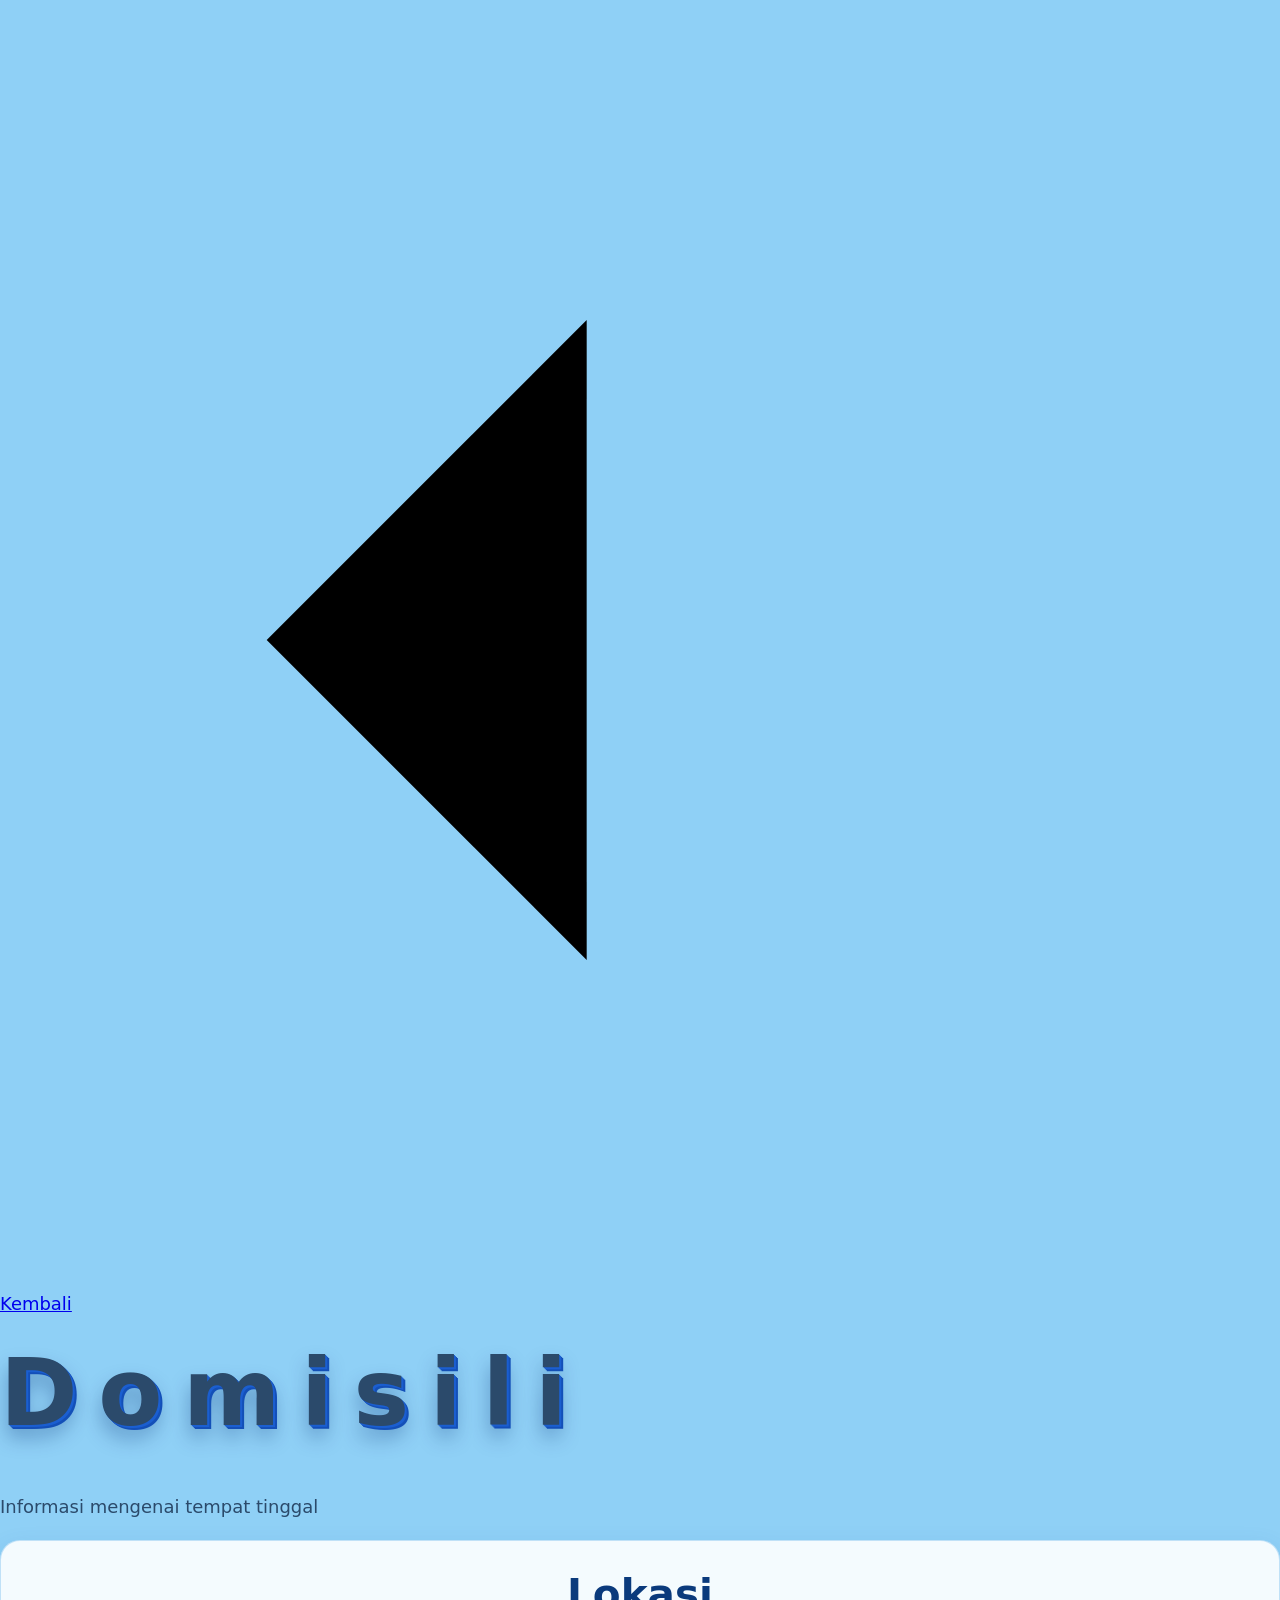
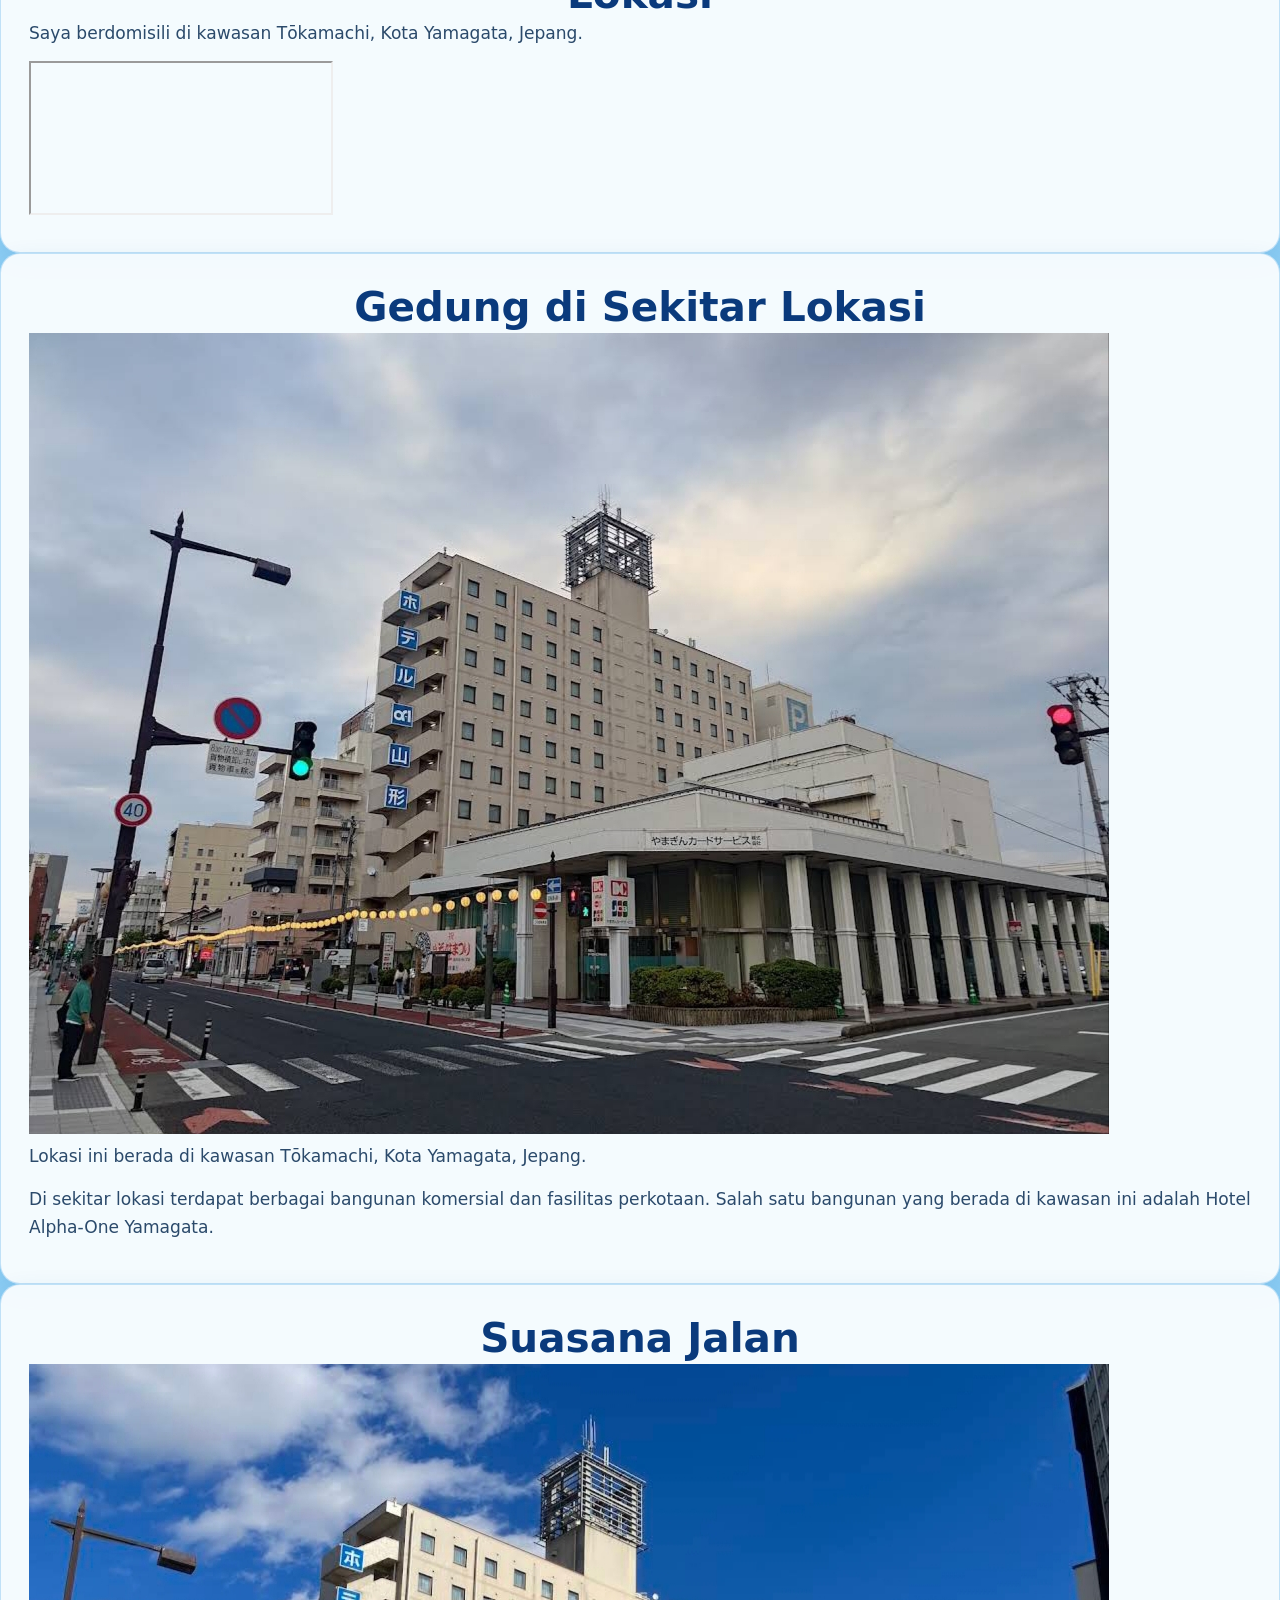
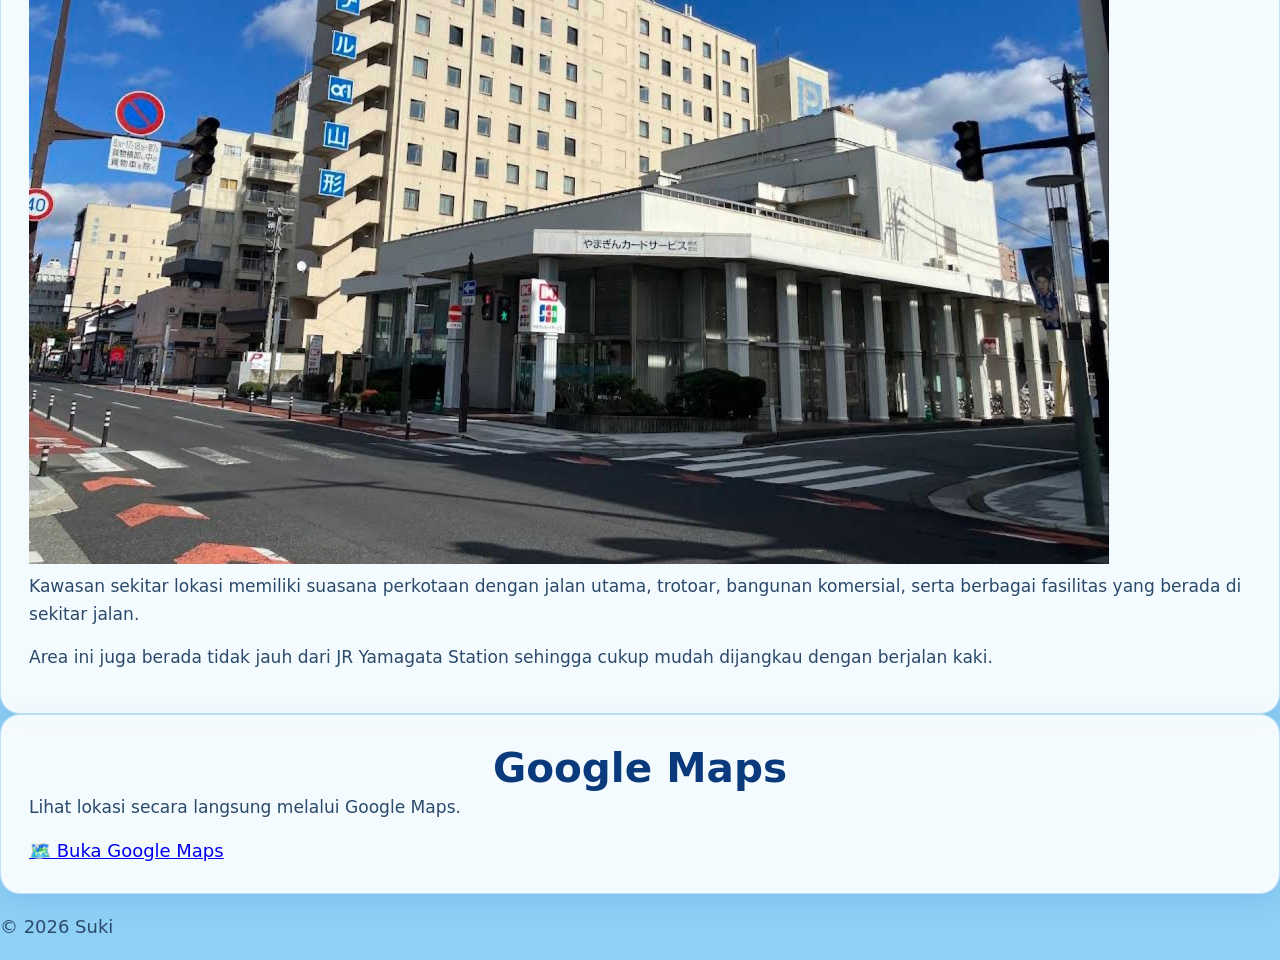
<file: data-diri/domisili.html>
<!DOCTYPE html>
<html lang="id">

<head>
    <meta charset="UTF-8">
    <meta name="viewport" content="width=device-width, initial-scale=1.0">

    <title>Domisili - Tuan Shenn</title>

    <link rel="stylesheet" href="../style.css">
</head>

<body>

    <header class="page-header">

        <a href="data-diri.html" class="back-button">
    <svg viewBox="0 0 24 24" aria-hidden="true">
        <path d="M19 12H5"></path>
        <path d="M11 6l-6 6 6 6"></path>
    </svg>
    Kembali
</a>

        <h1>Domisili</h1>

        <p>Informasi mengenai tempat tinggal</p>

    </header>


    <main>

        <!-- CARD LOKASI -->

        <section class="card">

            <h2>Lokasi</h2>

            <p>
                Saya berdomisili di kawasan Tōkamachi,
                Kota Yamagata, Jepang.
            </p>

            <a
                href="https://maps.app.goo.gl/hkWbg1NSsRU5zFUJ8"
                target="_blank"
                class="map-link"
            >
                <iframe
                    src="https://www.google.com/maps?q=Hotel+Alpha-One+Yamagata&output=embed"
                    loading="lazy"
                    allowfullscreen
                    referrerpolicy="no-referrer-when-downgrade"
                ></iframe>
            </a>

        </section>


        <!-- CARD GEDUNG -->

        <section class="card">

            <h2>Gedung di Sekitar Lokasi</h2>

            <img
                src="../images/domisili.jpg"
                alt="Bangunan di sekitar lokasi"
                class="domisili-image"
            >

            <p>
                Lokasi ini berada di kawasan Tōkamachi,
                Kota Yamagata, Jepang.
            </p>

            <p>
                Di sekitar lokasi terdapat berbagai bangunan
                komersial dan fasilitas perkotaan. Salah satu
                bangunan yang berada di kawasan ini adalah
                Hotel Alpha-One Yamagata.
            </p>

        </section>


        <!-- CARD JALAN -->

        <section class="card">

            <h2>Suasana Jalan</h2>

            <img
                src="../images/jalan.jpg"
                alt="Jalan di sekitar lokasi"
                class="domisili-image"
            >

            <p>
                Kawasan sekitar lokasi memiliki suasana
                perkotaan dengan jalan utama, trotoar,
                bangunan komersial, serta berbagai fasilitas
                yang berada di sekitar jalan.
            </p>

            <p>
                Area ini juga berada tidak jauh dari
                JR Yamagata Station sehingga cukup mudah
                dijangkau dengan berjalan kaki.
            </p>

        </section>


        <!-- CARD GOOGLE MAPS -->

        <section class="card">

            <h2>Google Maps</h2>

            <p>
                Lihat lokasi secara langsung melalui Google Maps.
            </p>

            <a
                href="https://maps.app.goo.gl/hkWbg1NSsRU5zFUJ8"
                target="_blank"
                class="menu-button"
            >
                🗺️ Buka Google Maps
            </a>

        </section>

    </main>


    <footer>

        <p>© 2026 Suki</p>

    </footer>

</body>

</html>
</file>
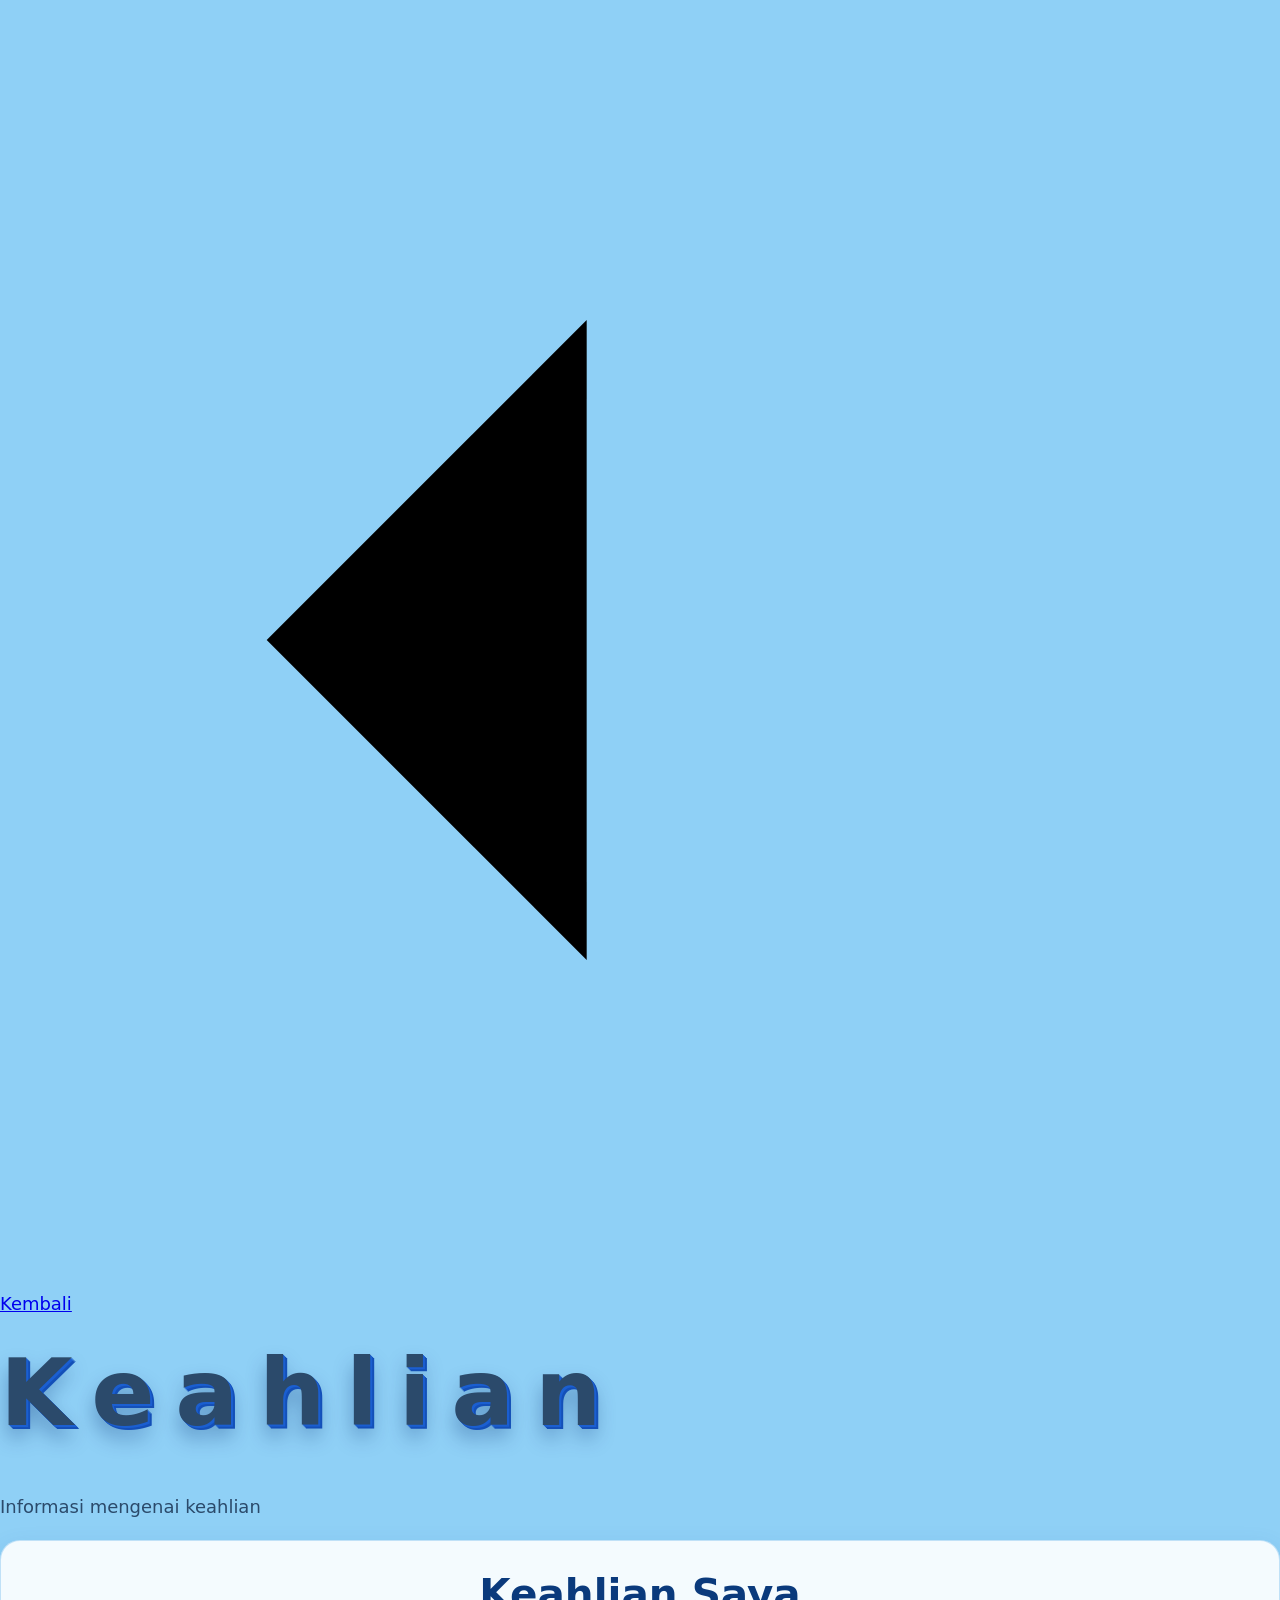
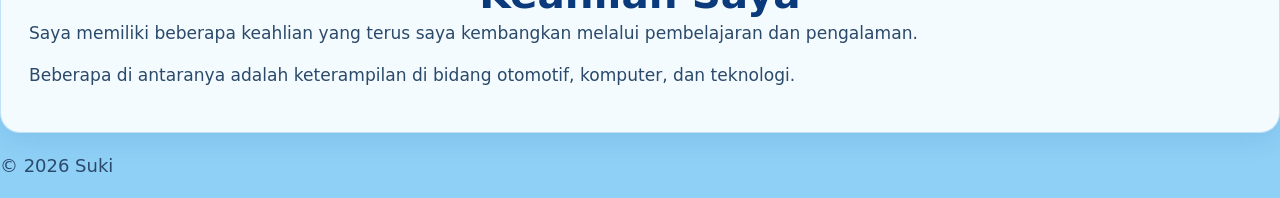
<file: data-diri/keahlian.html>
<!DOCTYPE html>
<html lang="id">

<head>
    <meta charset="UTF-8">
    <meta name="viewport" content="width=device-width, initial-scale=1.0">

    <title>Keahlian - Tuan Shenn</title>

    <link rel="stylesheet" href="../style.css">
</head>

<body>

    <header class="page-header">

        <a href="data-diri.html" class="back-button">
    <svg viewBox="0 0 24 24" aria-hidden="true">
        <path d="M19 12H5"></path>
        <path d="M11 6l-6 6 6 6"></path>
    </svg>
    Kembali
</a>

        <h1>Keahlian</h1>

        <p>Informasi mengenai keahlian</p>

    </header>


    <main>

        <section class="card">

            <h2>Keahlian Saya</h2>

            <p>
                Saya memiliki beberapa keahlian yang terus saya
                kembangkan melalui pembelajaran dan pengalaman.
            </p>

            <p>
                Beberapa di antaranya adalah keterampilan di bidang
                otomotif, komputer, dan teknologi.
            </p>

        </section>

    </main>


    <footer>

        <p>© 2026 Suki</p>

    </footer>

</body>

</html>
</file>
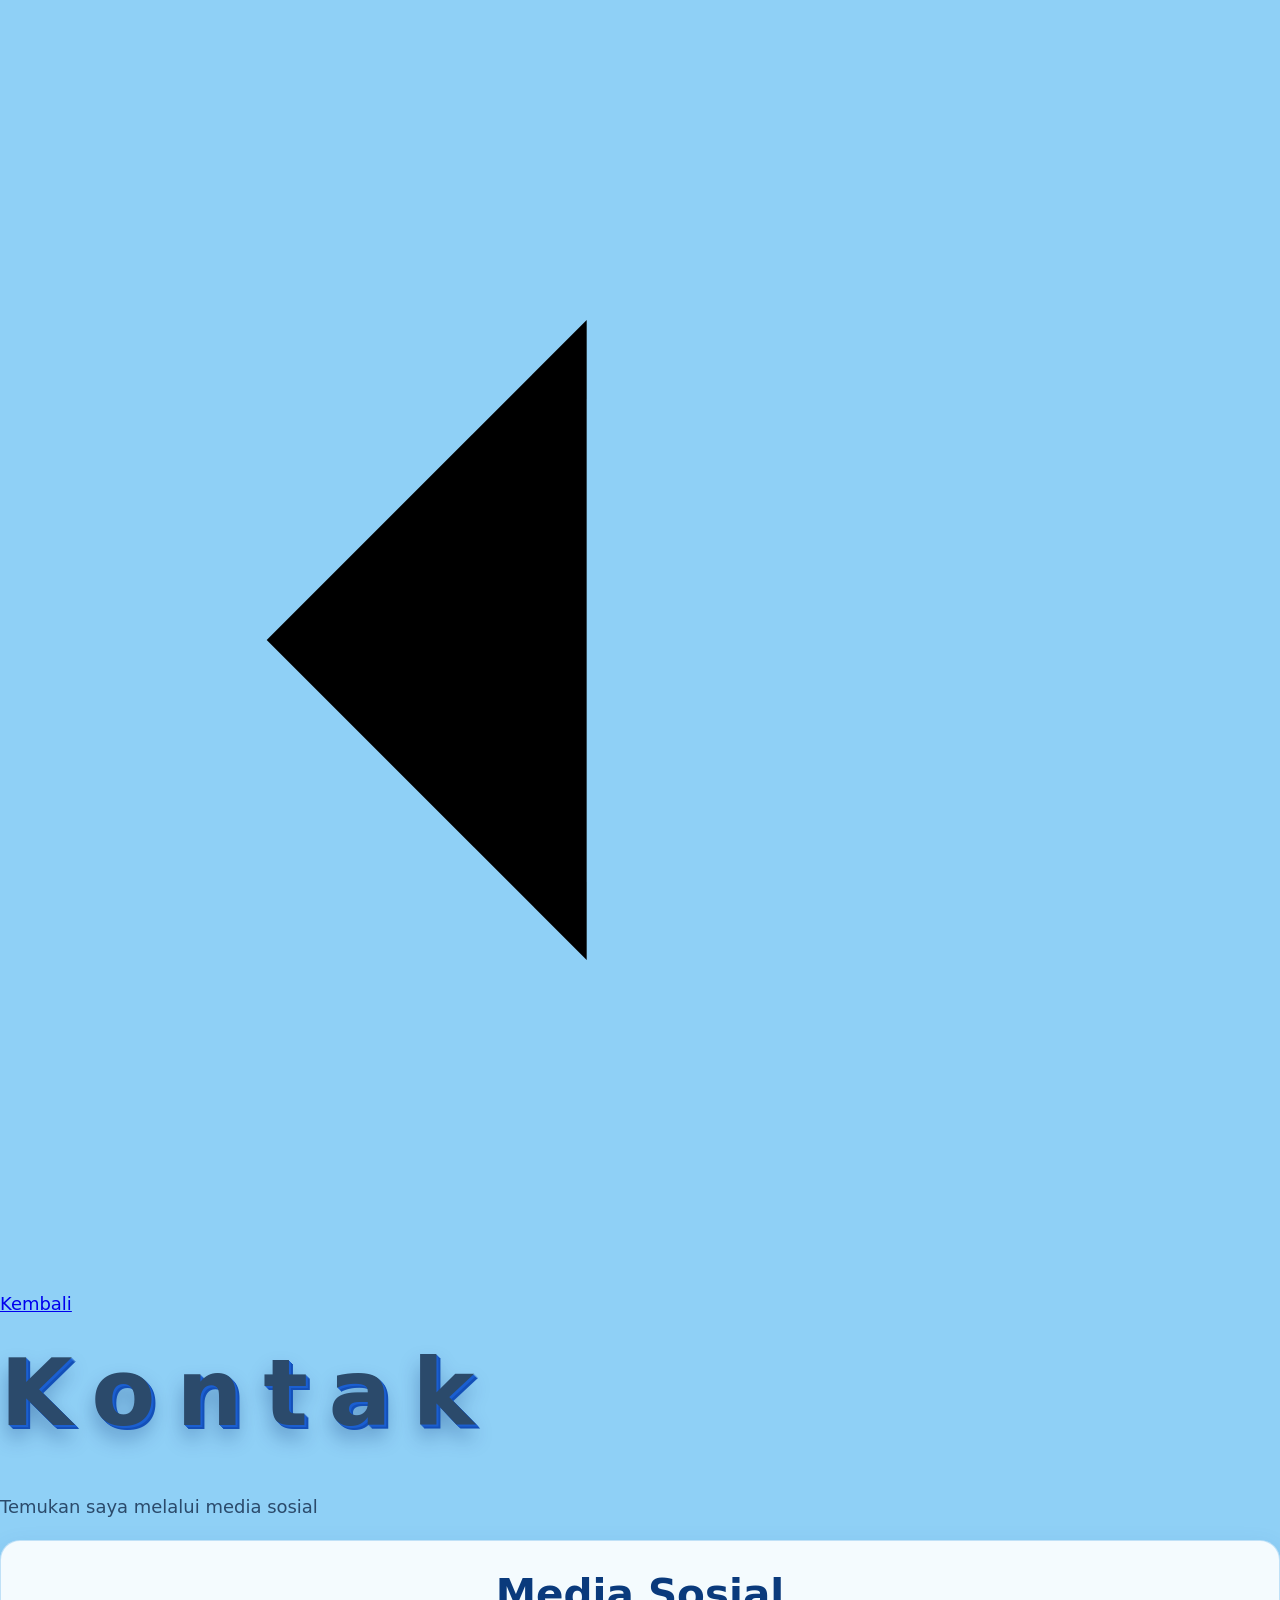
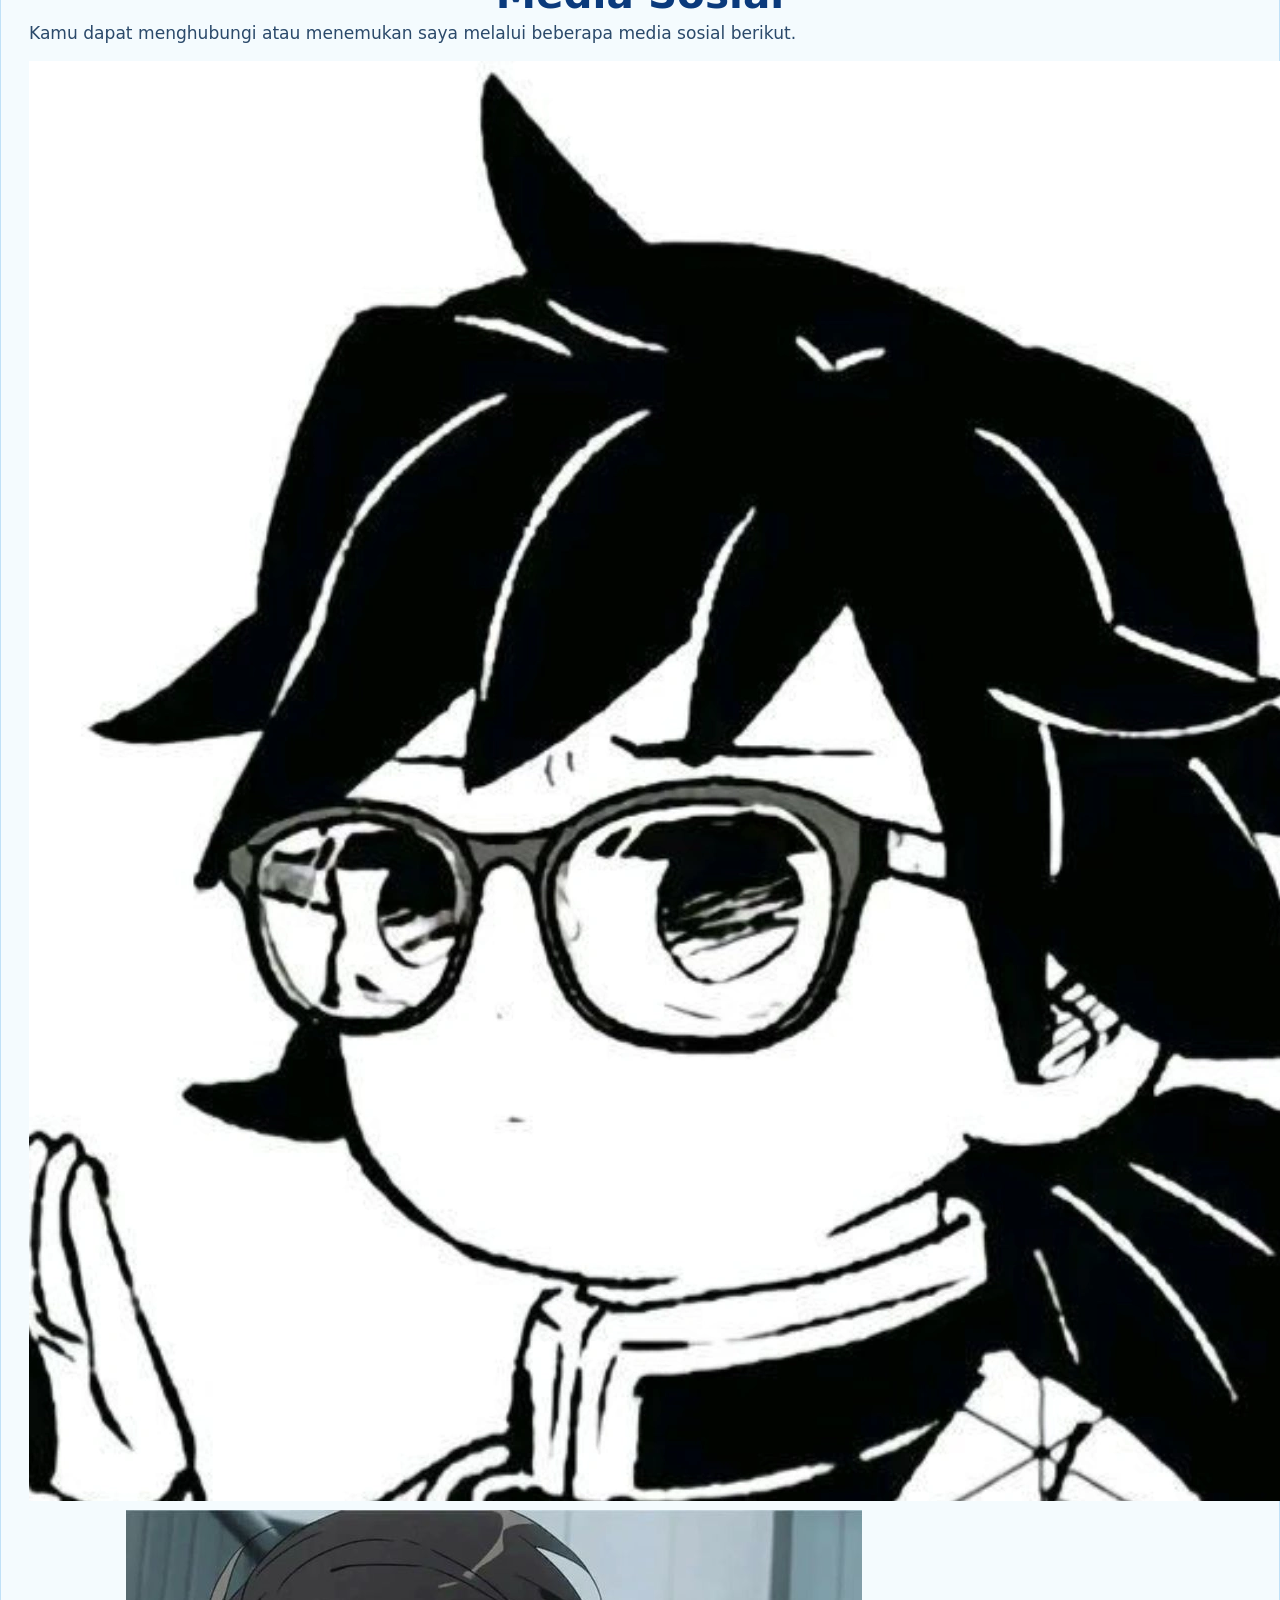
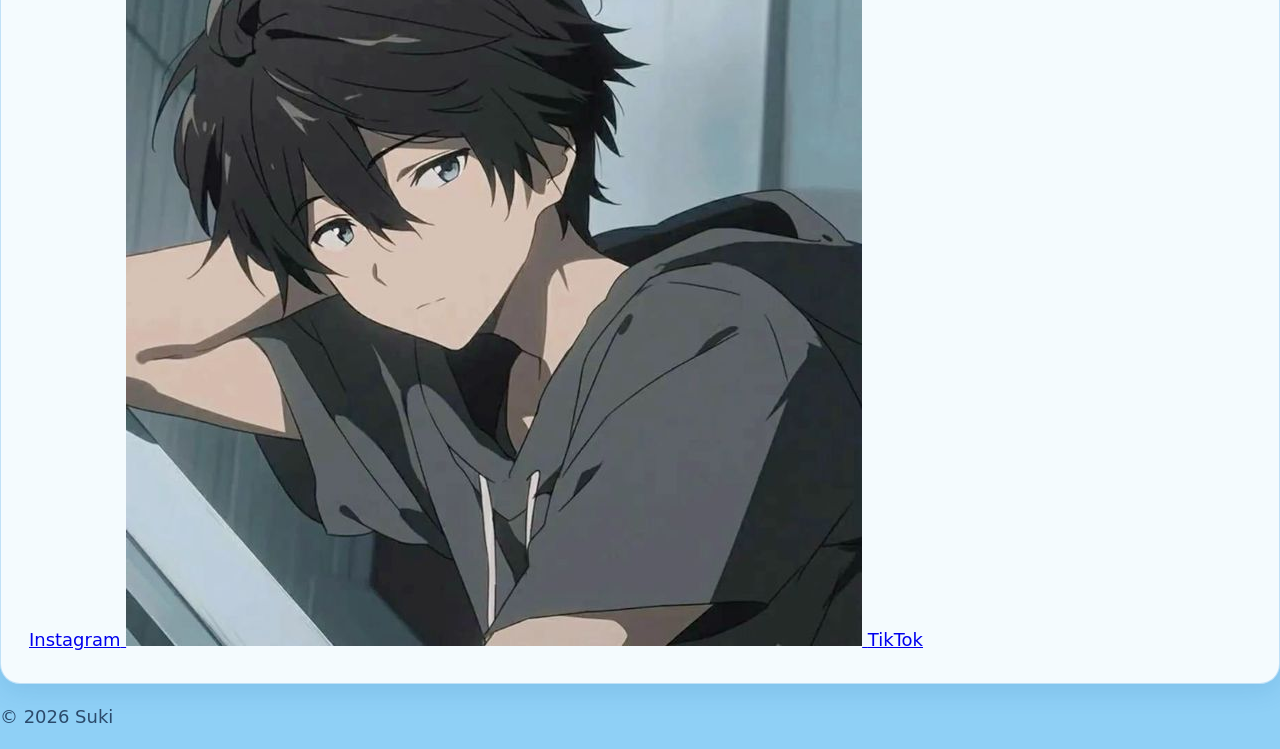
<file: data-diri/kontak.html>
<!DOCTYPE html>
<html lang="id">

<head>
    <meta charset="UTF-8">
    <meta name="viewport" content="width=device-width, initial-scale=1.0">

    <title>Kontak - Tuan Shenn</title>

    <link rel="stylesheet" href="../style.css">
</head>

<body>

    <header class="page-header">

        <a href="data-diri.html" class="back-button">
    <svg viewBox="0 0 24 24" aria-hidden="true">
        <path d="M19 12H5"></path>
        <path d="M11 6l-6 6 6 6"></path>
    </svg>
    Kembali
</a>

        <h1>Kontak</h1>

        <p>Temukan saya melalui media sosial</p>

    </header>


    <main>

        <section class="card">

            <h2>Media Sosial</h2>

            <p>
                Kamu dapat menghubungi atau menemukan saya
                melalui beberapa media sosial berikut.
            </p>


            <div class="social-links">

    <a href="https://www.instagram.com/fdqllxd__0022?stkn=MWQ0MmljaXJsbGIwbw==" target="_blank" class="social-item">
        <img src="../images/instagram.png" alt="Instagram">
        <span>Instagram</span>
    </a>

    <a href="https://tiktok.com/@renatminbumi" target="_blank" class="social-item">
        <img src="../images/tiktok.png" alt="TikTok">
        <span>TikTok</span>
    </a>

</div>

        </section>

    </main>


    <footer>

        <p>© 2026 Suki</p>

    </footer>

</body>

</html>
</file>
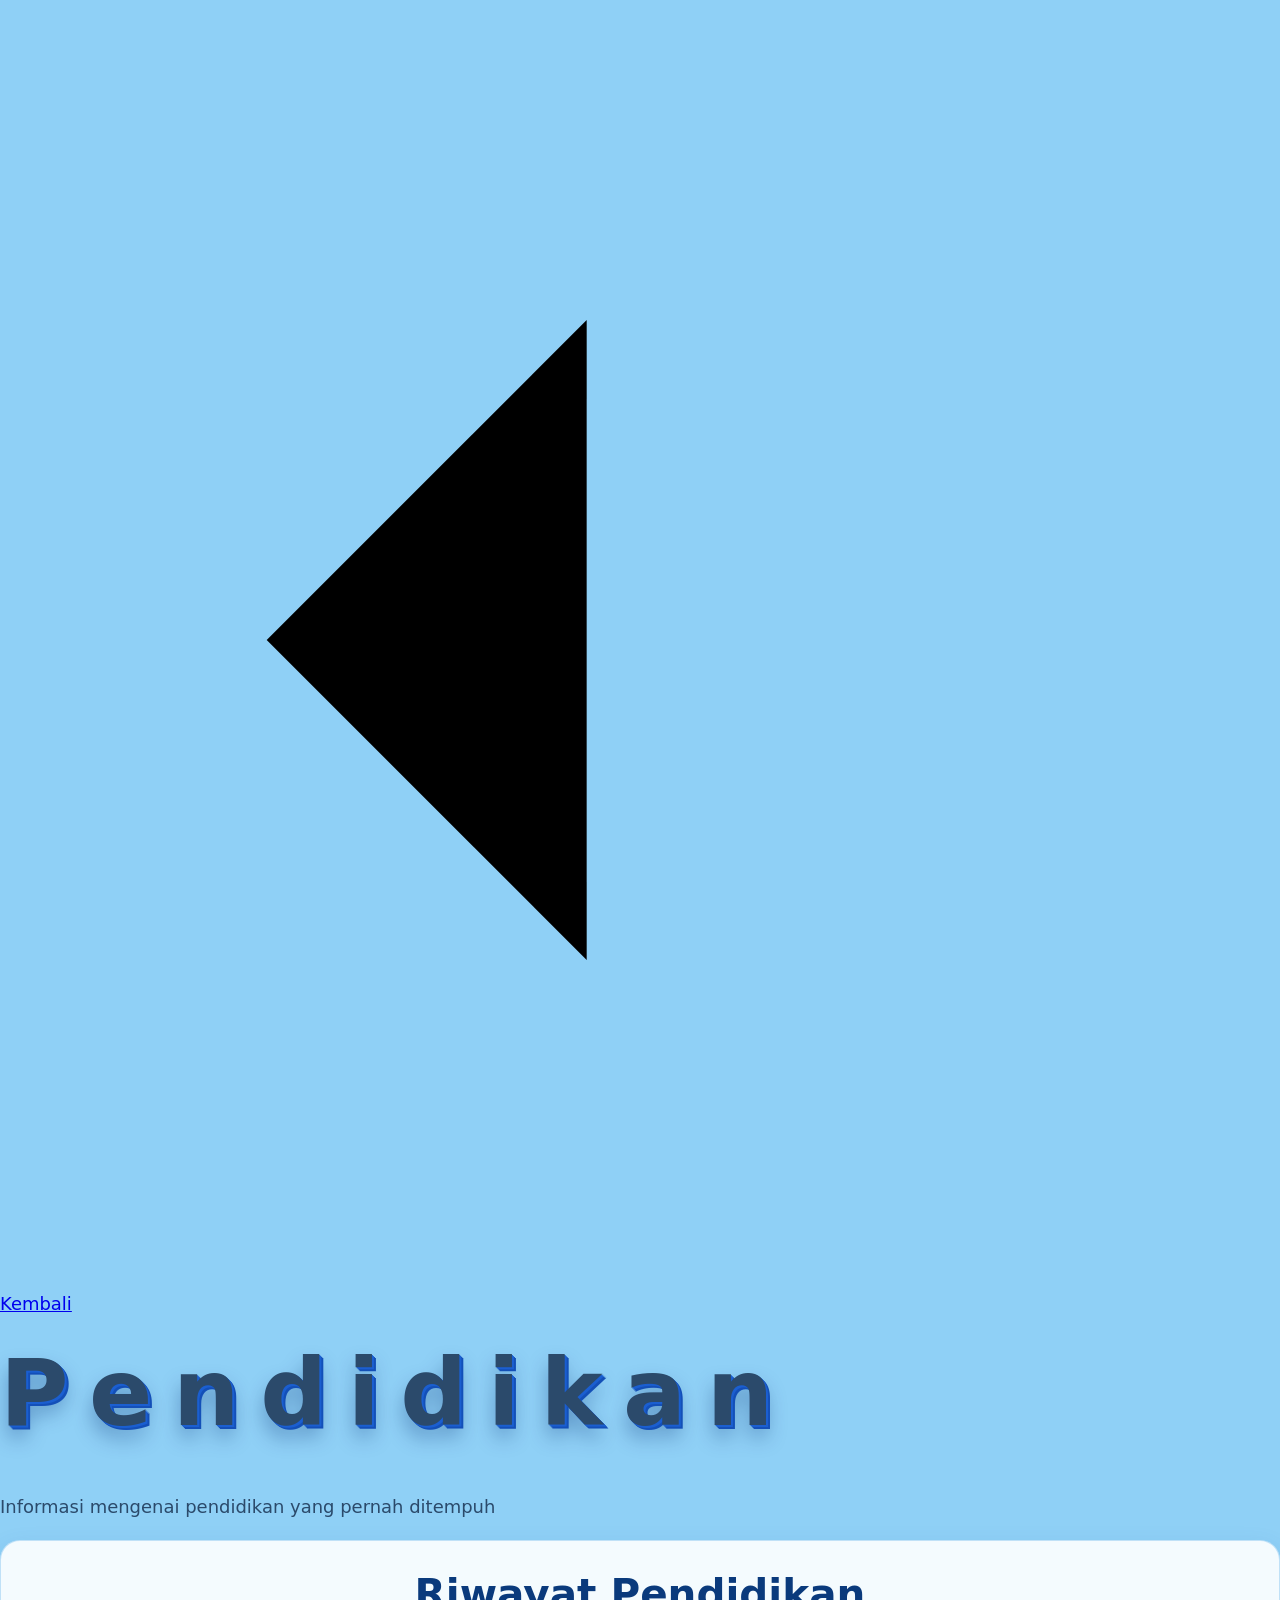
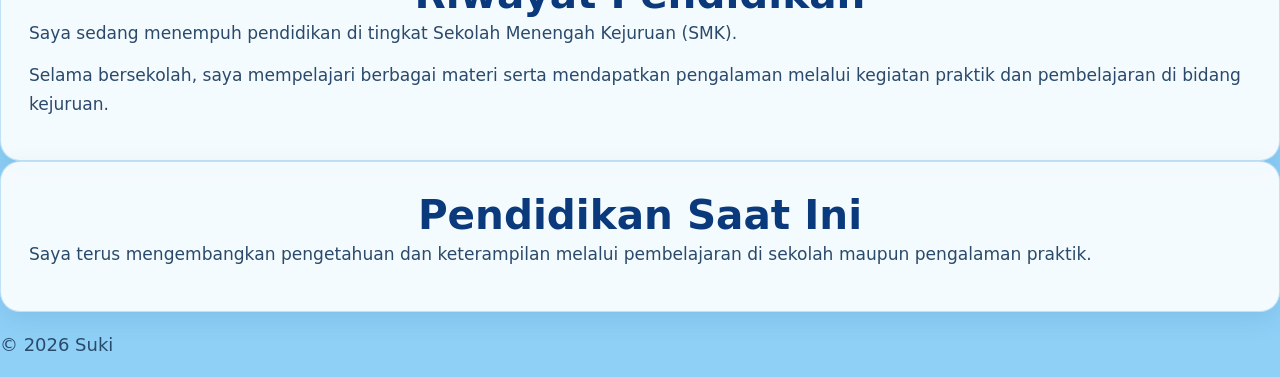
<file: data-diri/pendidikan.html>
<!DOCTYPE html>
<html lang="id">

<head>
    <meta charset="UTF-8">
    <meta name="viewport" content="width=device-width, initial-scale=1.0">

    <title>Pendidikan - Tuan Shenn</title>

    <link rel="stylesheet" href="../style.css">
</head>

<body>

    <header class="page-header">

        <a href="data-diri.html" class="back-button">
    <svg viewBox="0 0 24 24" aria-hidden="true">
        <path d="M19 12H5"></path>
        <path d="M11 6l-6 6 6 6"></path>
    </svg>
    Kembali
</a>

        <h1>Pendidikan</h1>

        <p>Informasi mengenai pendidikan yang pernah ditempuh</p>

    </header>


    <main>

        <section class="card">

            <h2>Riwayat Pendidikan</h2>

            <p>
                Saya sedang menempuh pendidikan di tingkat Sekolah
                Menengah Kejuruan (SMK).
            </p>

            <p>
                Selama bersekolah, saya mempelajari berbagai materi
                serta mendapatkan pengalaman melalui kegiatan praktik
                dan pembelajaran di bidang kejuruan.
            </p>

        </section>


        <section class="card">

            <h2>Pendidikan Saat Ini</h2>

            <p>
                Saya terus mengembangkan pengetahuan dan keterampilan
                melalui pembelajaran di sekolah maupun pengalaman
                praktik.
            </p>

        </section>

    </main>


    <footer>

        <p>© 2026 Suki</p>

    </footer>

</body>

</html>
</file>
<file: style.css>
/* ========================================
   FADQUL STUDENT IT
   STYLE.CSS
   Tema pantai tropis: biru laut, pasir, langit cerah
   ======================================== */


/* ========================================
   VARIABEL WARNA & FONT
   ======================================== */

:root {
    --h: #0a3a7c;
    --tx: #2b4a6b;
    --mut: #5c7a96;
    --pri: #1769ff;
    --pri2: #0f55d6;
    --card: rgba(255, 255, 255, 0.9);
    --bd: rgba(150, 205, 240, 0.55);
    --chip: #e6f0fa;
    --fact: #cbe8fa;
    --inp: #eef6fd;
    --sec: linear-gradient(180deg, #a9dcf4 0, #cdeaf8 18%, #eaf6fb 42%, #f6f6ee 70%, #f9f0d8 100%);
    --nav: rgba(22, 126, 222, 0.55);
    --f-title: 'Fredoka', 'Baloo 2', 'Nunito', 'Segoe UI Rounded', system-ui, sans-serif;
    --f-body: 'Poppins', 'Segoe UI', system-ui, -apple-system, Roboto, sans-serif;
}

[data-theme=dark] {
    --h: #e8f4ff;
    --tx: #c3d9ee;
    --mut: #8fb0cc;
    --pri: #3d8bff;
    --pri2: #2a74e6;
    --card: rgba(16, 40, 70, 0.92);
    --bd: rgba(80, 140, 200, 0.25);
    --chip: #17406b;
    --fact: #12365e;
    --inp: #0f2d4f;
    --sec: linear-gradient(180deg, #0b3157 0, #0c2442 30%, #12263a 68%, #3a3326 100%);
    --nav: rgba(8, 28, 52, 0.65);
}


/* ========================================
   RESET & BASE
   ======================================== */

* {
    box-sizing: border-box;
}

html {
    scroll-behavior: smooth;
    scroll-padding-top: 64px;
    font-size: clamp(15px, 0.35vw + 13.5px, 19px);
    -webkit-text-size-adjust: 100%;
    touch-action: pan-x pan-y;
}

body {
    margin: 0;
    font-family: var(--f-body);
    font-size: 1rem;
    line-height: 1.65;
    color: var(--tx);
    background: #8fd0f6;
    overflow-x: hidden;
    touch-action: pan-x pan-y;
    -webkit-font-smoothing: antialiased;
}

[data-theme=dark] body {
    background: #0b3157;
}

.skip {
    position: absolute;
    left: -999px;
}

.skip:focus {
    left: 8px;
    top: 8px;
    z-index: 99;
    background: #fff;
    color: #000;
    padding: 8px 12px;
    border-radius: 8px;
}

:focus-visible {
    outline: 3px solid #ffb703;
    outline-offset: 2px;
}

.ic {
    fill: none;
    stroke: currentColor;
    stroke-width: 2;
    stroke-linecap: round;
    stroke-linejoin: round;
}

.sr {
    position: absolute;
    width: 1px;
    height: 1px;
    overflow: hidden;
    clip: rect(0 0 0 0);
    white-space: nowrap;
}


/* ========================================
   NAVBAR
   ======================================== */

.nav {
    position: fixed;
    inset: 0 0 auto 0;
    z-index: 50;
    display: flex;
    align-items: center;
    gap: 10px;
    padding: 0.55rem clamp(14px, 3vw, 40px);
    padding-top: calc(0.55rem + env(safe-area-inset-top, 0px));
    background: var(--nav);
    backdrop-filter: blur(12px);
    -webkit-backdrop-filter: blur(12px);
    color: #fff;
    transition: box-shadow 0.3s ease;
}

.brand {
    display: flex;
    align-items: center;
    gap: 8px;
    color: #fff;
    text-decoration: none;
    font-weight: 600;
    font-size: 1.05rem;
    margin-right: auto;
}

.menu {
    display: none;
    position: absolute;
    top: 100%;
    left: 10px;
    right: 10px;
    flex-direction: column;
    background: var(--card);
    padding: 8px;
    border-radius: 16px;
    box-shadow: 0 12px 30px rgba(0, 40, 90, 0.25);
}

.menu.open {
    display: flex;
}

.menu a {
    padding: 12px 16px;
    color: var(--h);
    text-decoration: none;
    border-radius: 12px;
    font-size: 1rem;
    font-weight: 500;
}

.menu a.active {
    background: var(--pri);
    color: #fff;
}

.nav-r {
    display: flex;
    gap: 6px;
    align-items: center;
}

.icon-btn {
    display: grid;
    place-items: center;
    width: 42px;
    height: 42px;
    border-radius: 50%;
    border: 0;
    background: rgba(255, 255, 255, 0.2);
    color: #fff;
    cursor: pointer;
    transition: background 0.2s ease;
}

.icon-btn:hover {
    background: rgba(255, 255, 255, 0.32);
}


/* ========================================
   HOME / HERO
   ======================================== */

.hero {
    position: relative;
    min-height: 100svh;
    overflow: hidden;
    display: flex;
    align-items: center;
    justify-content: center;
    text-align: center;
    color: #fff;
    background: linear-gradient(180deg, #0a5cc2 0, #0b78d6 25%, #13a0e6 55%, #3fc3ee 78%, #7fdcf2 100%);
}

[data-theme=dark] .hero {
    background: linear-gradient(180deg, #071a38 0, #0a3266 40%, #0f5a9a 70%, #1478b8 100%);
}

#sea {
    position: absolute;
    left: 0;
    bottom: 0;
    width: 100%;
    height: 42%;
    pointer-events: none;
    z-index: 1;
}

.duck {
    position: absolute;
    left: 0;
    top: 0;
    z-index: 2;
    pointer-events: none;
    will-change: transform;
}

.duck svg {
    display: block;
}

.dc {
    position: absolute;
    z-index: 1;
    pointer-events: none;
    user-select: none;
}

.hero .dc {
    z-index: 3;
}

.hero .palm-l {
    left: 1.5%;
    bottom: 1%;
    width: clamp(70px, 11vw, 130px);
    height: auto;
}

.hero .umbrella {
    right: 3%;
    bottom: 2%;
    width: clamp(60px, 9vw, 110px);
    height: auto;
}

.hero-in {
    position: relative;
    z-index: 4;
    padding: 96px 18px 22svh;
    max-width: 860px;
}

.role {
    font-weight: 600;
    font-size: clamp(0.62rem, 2.9vw, 1.05rem);
    margin: 0 0 10px;
    display: flex;
    flex-wrap: nowrap;
    white-space: nowrap;
    gap: 0 clamp(6px, 1.6vw, 12px);
    justify-content: center;
    align-items: center;
    animation: rise 0.8s 0.15s ease both;
}

.role i {
    width: 5px;
    height: 5px;
    border-radius: 50%;
    background: #fff;
    display: inline-block;
}

.desc {
    margin: 0 auto 24px;
    max-width: 520px;
    font-size: 0.95rem;
    opacity: 0.95;
    animation: rise 0.8s 0.25s ease both;
}

.cta {
    display: flex;
    flex-wrap: wrap;
    gap: 12px;
    justify-content: center;
    animation: rise 0.8s 0.35s ease both;
}

.down {
    position: absolute;
    left: 50%;
    bottom: 10px;
    z-index: 4;
    transform: translateX(-50%);
    color: #1a73e8;
    opacity: 0.9;
    animation: bob 1.8s ease-in-out infinite;
}

@keyframes bob {
    50% {
        transform: translate(-50%, 6px);
    }
}


/* ========================================
   JUDUL HOME (HURUF BISA DIGESER)
   ======================================== */

h1 {
    margin: 0 0 24px;
    font-family: var(--f-title);
    font-weight: 700;
    font-size: clamp(2.3rem, min(9vw, 15vh), 5.2rem);
    letter-spacing: 0.22em;
    line-height: 1.6;
    text-shadow: 1px 1px 0 #1b5fd1, 2px 2px 0 #1b5fd1, 3px 3px 0 #1450b8, 4px 4px 0 #1450b8, 0 12px 20px rgba(0, 40, 110, 0.35);
    animation: rise 0.8s ease both;
}

h1 .ln {
    display: block;
    padding-left: 0.22em;
}

h1 .w {
    display: inline-block;
    white-space: nowrap;
}

h1 .l {
    display: inline-block;
    cursor: grab;
    touch-action: none;
    user-select: none;
    -webkit-user-select: none;
    will-change: transform;
    transition: transform 0.35s ease;
    animation: floatLetter 3.6s ease-in-out infinite;
    animation-delay: calc(var(--i, 0) * -0.28s);
}

h1 .l.drag {
    cursor: grabbing;
    transition: none;
    position: relative;
    z-index: 10;
    animation: none;
}


/* ========================================
   HEWAN HOME (CAMAR & KEPITING)
   ======================================== */

.gull,
.crab {
    position: absolute;
    left: 0;
    top: 0;
    pointer-events: none;
    will-change: transform;
}

.gull {
    z-index: 2;
}

.crab {
    z-index: 3;
}

.gull svg,
.crab svg {
    display: block;
}

.gull .wings {
    transform-origin: 45px 22px;
    animation: flap 0.7s ease-in-out infinite alternate;
}

@keyframes flap {
    from {
        transform: scaleY(1);
    }

    to {
        transform: scaleY(-0.35);
    }
}

.crab .claw-l {
    transform-origin: 15px 22px;
    animation: clawWave 1.4s ease-in-out infinite alternate;
}

.crab .claw-r {
    transform-origin: 49px 22px;
    animation: clawWave 1.4s 0.5s ease-in-out infinite alternate-reverse;
}

@keyframes clawWave {
    from {
        transform: rotate(-10deg);
    }

    to {
        transform: rotate(10deg);
    }
}

.crab.walk .legs {
    animation: legs 0.25s ease-in-out infinite alternate;
}

@keyframes legs {
    from {
        transform: translateY(0);
    }

    to {
        transform: translateY(1.5px);
    }
}


/* ========================================
   TOMBOL
   ======================================== */

.btn {
    display: inline-flex;
    align-items: center;
    justify-content: center;
    gap: 8px;
    min-height: 44px;
    padding: 10px 26px;
    border-radius: 999px;
    border: 1.5px solid #fff;
    font: 600 0.92rem var(--f-body);
    text-decoration: none;
    cursor: pointer;
    color: #fff;
    background: transparent;
    transition: filter 0.2s ease, transform 0.2s ease, background 0.2s ease;
}

.btn.primary {
    background: var(--pri);
    border-color: var(--pri);
}

.btn:hover {
    filter: brightness(1.1);
    transform: translateY(-1px);
}

.btn.ghost:hover {
    background: rgba(255, 255, 255, 0.15);
}

.btn[aria-disabled=true] {
    opacity: 0.5;
    pointer-events: none;
}


/* ========================================
   SECTION UMUM
   ======================================== */

.sec {
    position: relative;
    overflow: hidden;
    min-height: 100svh;
    display: flex;
    align-items: center;
    background: var(--sec);
    padding: 92px clamp(16px, 4vw, 48px) clamp(110px, 14vw, 170px);
}

.sec::after {
    content: "";
    position: absolute;
    left: 0;
    right: 0;
    bottom: 0;
    height: clamp(130px, 19vw, 230px);
    background: url(assets/shore-sea.svg) bottom/100% 100% no-repeat;
    pointer-events: none;
    z-index: 1;
}

[data-theme=dark] .sec::after {
    filter: brightness(0.55) saturate(0.8);
}

.wrap {
    position: relative;
    z-index: 2;
    width: 100%;
    max-width: 1100px;
    margin: auto;
}

.ttl-ic {
    display: block;
    margin: 0 auto 4px;
    color: #1b90e8;
}

h2 {
    margin: 0;
    text-align: center;
    font-weight: 700;
    font-size: clamp(1.8rem, 1.2vw + 1.4rem, 2.7rem);
    color: var(--h);
    line-height: 1.25;
}

.sub {
    text-align: center;
    color: var(--tx);
    font-size: 1rem;
    margin: 6px 0 clamp(24px, 4vw, 40px);
}

.card {
    background: var(--card);
    border: 1px solid var(--bd);
    border-radius: 20px;
    padding: clamp(18px, 2.4vw, 28px);
    box-shadow: 0 8px 24px rgba(20, 90, 160, 0.12);
}

.card p {
    margin: 0 0 14px;
    font-size: 0.95rem;
}


/* ========================================
   ABOUT / TENTANG SAYA
   ======================================== */

.about-grid {
    display: grid;
    gap: 16px;
}

.info {
    list-style: none;
    margin: 0;
    padding: 0;
    display: grid;
    gap: 10px;
}

.info li {
    display: grid;
    grid-template-columns: 24px 104px 1fr;
    gap: 8px;
    font-size: 0.95rem;
    align-items: start;
}

.info svg {
    color: var(--h);
    margin-top: 3px;
}

.info b {
    font-weight: 600;
    color: var(--h);
}

.fact {
    background: var(--fact);
}

.fact h3 {
    display: flex;
    align-items: center;
    gap: 8px;
    margin: 0 0 14px;
    font-size: 1.1rem;
    color: var(--pri);
}

.fact ul {
    list-style: none;
    margin: 0;
    padding: 0;
    display: grid;
    gap: 12px;
}

.fact li {
    display: flex;
    gap: 12px;
    align-items: center;
    font-size: 0.95rem;
}

.fact li svg {
    color: var(--pri);
    flex: none;
}


/* ========================================
   SKILLS / KEAHLIAN
   ======================================== */

.grid {
    display: grid;
    gap: clamp(12px, 2vw, 24px);
    grid-template-columns: repeat(2, 1fr);
}

.grid.skills {
    max-width: 1000px;
    margin-left: auto;
    margin-right: auto;
    gap: clamp(12px, 1.6vw, 20px);
}

.skill:hover {
    border-color: #6fd0ee;
    box-shadow: 0 10px 26px rgba(60, 160, 215, 0.2);
}

.skill {
    text-align: center;
    padding: clamp(22px, 2.6vw, 32px) 10px;
    display: flex;
    flex-direction: column;
    align-items: center;
    justify-content: center;
    gap: 4px;
    border-radius: 22px;
    background: rgba(232, 249, 254, 0.78);
    border: 1.5px solid #a9e0f2;
    box-shadow: 0 2px 10px rgba(70, 170, 220, 0.08);
    backdrop-filter: blur(4px);
    -webkit-backdrop-filter: blur(4px);
}

.skill svg {
    width: clamp(54px, 5.6vw, 80px);
    height: clamp(54px, 5.6vw, 80px);
    margin-bottom: 12px;
}

.skill strong {
    font-size: clamp(1rem, 1.2vw, 1.25rem);
    font-weight: 700;
    line-height: 1.3;
    color: #0c3b7c;
}

.skill small {
    color: #3d78a8;
    font-size: clamp(0.82rem, 1vw, 1rem);
    font-weight: 500;
}


/* ========================================
   PROJECTS / PROYEK
   ======================================== */

.proj {
    padding: 14px;
    display: flex;
    flex-direction: column;
    border-radius: 20px;
    background: #fff;
}

.proj img {
    display: block;
    width: 100%;
    height: auto;
    border: 3px solid #0d1428;
    border-radius: 10px;
    margin-bottom: 14px;
}

.proj h3 {
    margin: 0 0 6px;
    font-size: 1.1rem;
    color: var(--h);
}

.proj p {
    font-size: 0.9rem;
    color: var(--mut);
    margin: 0 0 12px;
    flex: 1;
}

.tags {
    display: flex;
    flex-wrap: wrap;
    gap: 6px;
    margin-bottom: 12px;
}

.tags span {
    font-size: 0.78rem;
    background: var(--chip);
    color: #3a5f86;
    border-radius: 999px;
    padding: 3px 12px;
    font-weight: 500;
}

.acts {
    display: flex;
    gap: 8px;
}

.acts .btn {
    flex: 1;
    min-height: 40px;
    padding: 6px 12px;
    font-size: 0.85rem;
    color: var(--pri);
    background: var(--chip);
    border-color: transparent;
}

.acts .btn.primary {
    color: #fff;
    background: var(--pri);
}


/* ========================================
   CONTACT / KONTAK
   ======================================== */

.contact-grid {
    display: grid;
    gap: 22px;
    align-items: center;
}

.contact-l .ttl-ic,
.contact-l h2,
.contact-l .sub {
    text-align: center;
}

.info-card {
    display: grid;
    gap: 14px;
    padding: 16px;
}

.ci {
    display: flex;
    gap: 12px;
    align-items: center;
    font-size: 0.9rem;
}

.ci>svg {
    color: var(--pri);
    flex: none;
}

.ci b {
    display: block;
    font-size: 0.95rem;
    color: var(--h);
}

.soc {
    display: flex;
    gap: 12px;
    margin-top: 2px;
}

.soc a,
.soc span {
    color: var(--pri);
    display: grid;
}

.soc span {
    opacity: 0.4;
}

.soc svg {
    width: 22px;
    height: 22px;
}

.soc .ic {
    fill: none;
}

.soc .fl {
    fill: currentColor;
    stroke: none;
}

.row2 {
    display: grid;
    gap: 10px;
    margin-bottom: 10px;
}

.fld {
    position: relative;
}

.fld>svg {
    position: absolute;
    left: 12px;
    top: 13px;
    color: var(--pri);
    pointer-events: none;
}

input,
textarea {
    width: 100%;
    padding: 13px 12px 13px 40px;
    border: 1.5px solid var(--pri);
    border-radius: 12px;
    font: 1rem var(--f-body);
    background: var(--inp);
    color: var(--tx);
    resize: vertical;
}

input:focus,
textarea:focus {
    outline: none;
    border-color: var(--pri);
    box-shadow: 0 0 0 3px rgba(23, 105, 255, 0.18);
}

.err {
    display: block;
    color: #d62839;
    font-size: 0.8rem;
    min-height: 1.1em;
}

.send {
    width: 100%;
    margin-top: 12px;
    min-height: 48px;
    font-size: 1rem;
}

#status {
    margin: 10px 0 0;
    font-size: 0.9rem;
    font-weight: 600;
    color: var(--h);
}

.note {
    display: block;
    margin-top: 8px;
    color: var(--mut);
    font-size: 0.78rem;
}

.sign {
    display: none;
}


.fl {
    fill: currentColor;
    stroke: none;
}

.ico {
    display: grid;
    place-items: center;
    flex: none;
    width: 40px;
    height: 40px;
    border-radius: 50%;
    background: #e1f0fd;
    color: var(--pri);
}

.fact li > svg {
    width: 24px;
    height: 24px;
}

.fact h3 {
    display: flex;
    align-items: center;
    gap: 8px;
}

.info-card .ci + .ci {
    border-top: 1px solid #dbeaf6;
    padding-top: 12px;
}

#contact {
    background: linear-gradient(180deg, #7dc8f2 0, #b4e0f7 16%, #d9f0fb 29%, #6fd0ee 30%, #2fb2e8 44%, #4fc6ee 58%, #8fe2f1 70%, #f6e4b8 71%, #f3dca8 100%);
    padding-bottom: clamp(170px, 26vw, 270px);
}

#contact::after {
    height: clamp(170px, 28vw, 290px);
    background-image: url(assets/shore-big.svg);
}

[data-theme=dark] #contact {
    background: linear-gradient(180deg, #0b3157 0, #0f3d6b 29%, #0a4f86 30%, #0d6aa8 55%, #1a86b8 70%, #3a3326 71%, #2e281d 100%);
}


/* ========================================
   DEKORASI PANTAI (STATIS)
   ======================================== */

.cloud {
    opacity: 0.85;
    top: 12%;
}

.c1 {
    left: -6%;
    top: 18%;
    width: clamp(170px, 26vw, 360px);
    height: auto;
}

.c2 {
    right: -6%;
    top: 10%;
    width: clamp(190px, 30vw, 400px);
    height: auto;
    transform: scaleX(-1);
}

.bird {
    width: clamp(26px, 3.4vw, 46px);
    height: auto;
    opacity: 0.95;
}

.bd1 {
    left: 10%;
    top: 22%;
}

.bd2 {
    left: 17%;
    top: 29%;
    width: clamp(16px, 2vw, 28px);
}

.bd3 {
    right: 22%;
    top: 22%;
}

.bd4 {
    right: 16%;
    top: 28%;
    width: clamp(16px, 2vw, 28px);
}

.sec .palm-l {
    left: 0.5%;
    bottom: clamp(14px, 3vw, 36px);
    width: clamp(80px, 13vw, 170px);
    height: auto;
}

.star {
    right: 9%;
    bottom: clamp(10px, 2vw, 28px);
    width: clamp(28px, 4vw, 52px);
    height: auto;
}

.board {
    right: 2%;
    bottom: clamp(16px, 3vw, 40px);
    width: clamp(30px, 4.6vw, 62px);
    height: auto;
    transform: rotate(8deg);
}

.ball {
    right: 4%;
    bottom: clamp(24px, 5vw, 60px);
    width: clamp(34px, 5vw, 54px);
    height: auto;
}


/* ========================================
   INTRO (AIR NAIK, LALU MUNCUL NAMA)
   ======================================== */

.intro {
    display: none;
}

.js .intro {
    position: fixed;
    inset: 0;
    z-index: 100;
    display: grid;
    place-items: center;
    overflow: hidden;
    background: #e8f5fd;
    cursor: pointer;
    transition: transform 0.7s cubic-bezier(0.7, 0, 0.2, 1);
}

.intro.leave {
    transform: translateY(-100%);
}

.intro-water {
    position: absolute;
    left: 0;
    right: 0;
    bottom: 0;
    height: calc(100% + 10vh);
    background: linear-gradient(180deg, #19a0ec 0, #0b78d6 45%, #0a5cc2 100%);
    transform: translateY(100%);
    animation: waterRise 1.5s cubic-bezier(0.45, 0.05, 0.25, 1) forwards;
}

@keyframes waterRise {
    to {
        transform: translateY(0);
    }
}

.intro-wave {
    position: absolute;
    left: 0;
    top: -10vh;
    width: 200%;
    height: 10vh;
    animation: waveFlow 3s linear infinite;
}

.intro-wave path {
    fill: #19a0ec;
}

.intro-wave.back {
    top: calc(-10vh - 10px);
    opacity: 0.45;
    animation-duration: 5s;
    animation-direction: reverse;
}

.intro-wave.back path {
    fill: #7fd3f7;
}

@keyframes waveFlow {
    to {
        transform: translateX(-50%);
    }
}

.bub {
    position: absolute;
    bottom: -20px;
    width: 12px;
    height: 12px;
    border-radius: 50%;
    border: 2px solid rgba(255, 255, 255, 0.55);
    animation: bubble 3.2s ease-in infinite;
}

.b1 { left: 12%; animation-delay: 0.4s; }
.b2 { left: 32%; width: 8px; height: 8px; animation-delay: 1.2s; }
.b3 { left: 55%; width: 16px; height: 16px; animation-delay: 0.1s; }
.b4 { left: 74%; width: 10px; height: 10px; animation-delay: 1.8s; }
.b5 { left: 90%; animation-delay: 0.9s; }

@keyframes bubble {
    from {
        transform: translateY(0);
        opacity: 0.9;
    }

    to {
        transform: translateY(-90vh);
        opacity: 0;
    }
}

.intro-box {
    position: relative;
    z-index: 2;
    display: flex;
    flex-direction: column;
    align-items: center;
}

.intro-load {
    width: min(280px, 70vw);
    margin-top: 22px;
    opacity: 0;
    transform: translateY(10px);
}

.intro.show .intro-load {
    animation: nameIn 0.6s 0.25s ease forwards;
}

.intro-track {
    height: 8px;
    border-radius: 999px;
    background: rgba(255, 255, 255, 0.28);
    overflow: hidden;
}

.intro-fill {
    width: var(--p, 0%);
    height: 100%;
    border-radius: inherit;
    background: linear-gradient(90deg, #fff, #bfeaff);
    box-shadow: 0 0 10px rgba(255, 255, 255, 0.7);
}

.intro-pct {
    margin: 10px 0 0;
    text-align: center;
    font-size: 0.9rem;
    font-weight: 600;
    letter-spacing: 0.06em;
    color: #fff;
}

.intro-name {
    position: relative;
    z-index: 2;
    margin: 0;
    padding: 0 16px;
    text-align: center;
    font-family: var(--f-title);
    font-weight: 700;
    font-size: clamp(2rem, 9vw, 4.4rem);
    letter-spacing: 0.08em;
    color: #fff;
    text-shadow: 0 4px 0 rgba(10, 70, 150, 0.35), 0 8px 22px rgba(0, 50, 120, 0.35);
    opacity: 0;
    transform: translateY(16px) scale(0.96);
}

.intro.show .intro-name {
    animation: nameIn 1s ease forwards;
}

@keyframes nameIn {
    to {
        opacity: 1;
        transform: none;
    }
}

/* Selama intro: halaman dikunci & animasi Home ditahan */
.js:not(.ready) {
    overflow: hidden;
}

.js:not(.ready) h1,
.js:not(.ready) .role,
.js:not(.ready) .desc,
.js:not(.ready) .cta {
    animation-play-state: paused;
}


/* ========================================
   ANIMASI MUNCUL & HOVER
   ======================================== */

@keyframes floatLetter {
    0%,
    100% {
        translate: 0 0;
        rotate: -1.5deg;
    }

    50% {
        translate: 0 -8px;
        rotate: 1.5deg;
    }
}

@keyframes rise {
    from {
        opacity: 0;
        transform: translateY(18px);
    }

    to {
        opacity: 1;
        transform: none;
    }
}

.js .reveal {
    opacity: 0;
    transform: translateY(24px);
    transition: opacity 0.7s ease var(--d, 0s), transform 0.7s ease var(--d, 0s);
}

.js .reveal.in {
    opacity: 1;
    transform: none;
}

.js .reveal.done {
    transition: transform 0.25s ease, box-shadow 0.25s ease;
}

.nav.scrolled {
    box-shadow: 0 6px 24px rgba(0, 50, 110, 0.25);
}

@media (hover: hover) {
    .skill:hover,
    .proj:hover {
        transform: translateY(-5px);
        box-shadow: 0 16px 36px rgba(20, 90, 160, 0.2);
    }

    .skill,
    .proj {
        transition: transform 0.25s ease, box-shadow 0.25s ease;
    }
}

::selection {
    background: #1769ff;
    color: #fff;
}


/* ========================================
   CAROUSEL PROYEK
   ======================================== */

.projects {
    --per: 1;
    --gap: clamp(12px, 2vw, 24px);
    display: flex;
    gap: var(--gap);
    overflow-x: auto;
    scroll-snap-type: x mandatory;
    padding: 10px 6px 20px;
    margin: -10px -6px 0;
    scrollbar-width: none;
    -webkit-overflow-scrolling: touch;
}

.projects::-webkit-scrollbar {
    display: none;
}

.projects > .proj {
    flex: 0 0 calc((100% - (var(--per) - 1) * var(--gap)) / var(--per));
    scroll-snap-align: start;
}

.dots {
    display: flex;
    justify-content: center;
    gap: 12px;
    margin-top: 4px;
}

.dots button {
    position: relative;
    width: 10px;
    height: 10px;
    padding: 0;
    border: 0;
    border-radius: 50%;
    background: rgba(70, 140, 200, 0.35);
    cursor: pointer;
    transition: background 0.2s ease, transform 0.2s ease;
}

.dots button::after {
    content: "";
    position: absolute;
    inset: -12px;
}

.dots button.on {
    background: var(--pri);
    transform: scale(1.3);
}

#projects::before {
    content: "";
    position: absolute;
    left: 12%;
    top: 22%;
    z-index: 1;
    width: 14px;
    height: 14px;
    border-radius: 50%;
    background: #2a8cf0;
    box-shadow: 0 0 0 5px rgba(42, 140, 240, 0.2);
}


/* ========================================
   RESPONSIF: TABLET, LAPTOP, DESKTOP BESAR
   ======================================== */

@media (min-width: 640px) {
    .projects {
        --per: 2;
    }
}

@media (min-width: 980px) {
    .projects {
        --per: 3;
    }
}

@media (min-width: 1400px) {
    .wrap {
        max-width: 1240px;
    }
}


/* ========================================
   RESPONSIF: LANDSCAPE PONSEL (LAYAR PENDEK)
   ======================================== */

@media (max-height: 520px) and (orientation: landscape) {
    .hero-in {
        padding: 72px 18px 14svh;
    }

    h1 {
        font-size: clamp(1.8rem, 12vh, 3rem);
        margin-bottom: 8px;
    }

    .desc {
        margin-bottom: 12px;
        font-size: 0.85rem;
    }

    .sec {
        min-height: auto;
        padding-top: 76px;
    }

    .skill svg {
        width: 38px;
        height: 38px;
    }

    .hero .palm-l,
    .hero .umbrella {
        width: 60px;
    }
}

@supports (padding: max(0px)) {
    .nav {
        padding-left: max(clamp(14px, 3vw, 40px), env(safe-area-inset-left, 0px));
        padding-right: max(clamp(14px, 3vw, 40px), env(safe-area-inset-right, 0px));
    }
}


/* ========================================
   RESPONSIF TABLET & DESKTOP
   ======================================== */

[data-theme=dark] .skill {
    background: rgba(16, 50, 86, 0.75);
    border-color: rgba(80, 140, 200, 0.35);
}

[data-theme=dark] .proj {
    background: var(--card);
}

[data-theme=dark] .cloud {
    opacity: 0.2;
}

@media (max-width: 759px) {
    .c1 {
        top: 8%;
        left: -14%;
        width: clamp(130px, 44vw, 200px);
    }

    .c2 {
        top: 15%;
        right: -14%;
        width: clamp(140px, 48vw, 220px);
    }

}

@media (min-width: 760px) {
    .info-card .ci + .ci {
        border-top: 0;
        padding-top: 0;
        border-left: 1px solid #dbeaf6;
        padding-left: 14px;
    }

    .nav {
        display: grid;
        grid-template-columns: 1fr auto 1fr;
        padding: 8px 36px;
    }

    .nav-r {
        justify-self: end;
    }

    .burger {
        display: none;
    }

    .menu {
        display: flex;
        position: static;
        flex-direction: row;
        background: none;
        box-shadow: none;
        padding: 0;
        gap: 6px;
    }

    .menu a {
        color: #fff;
        padding: 6px 16px;
        border-radius: 999px;
        font-size: 0.82rem;
        position: relative;
    }

    .menu a.active {
        background: rgba(255, 255, 255, 0.22);
        color: #fff;
    }

    .menu a.active::after {
        content: "";
        position: absolute;
        left: 30%;
        right: 30%;
        bottom: 2px;
        height: 2px;
        border-radius: 2px;
        background: #fff;
    }

    .grid {
        grid-template-columns: repeat(4, 1fr);
    }

    .about-grid {
        grid-template-columns: 1.9fr 1fr;
    }

    .contact-grid {
        grid-template-columns: 1fr 1.15fr;
    }

    .contact-l .ttl-ic,
    .contact-l h2,
    .contact-l .sub {
        text-align: left;
        margin-left: 0;
    }

    .info-card {
        grid-template-columns: 1fr 1fr 1fr;
    }

    .row2 {
        grid-template-columns: 1fr 1fr;
    }

    .sign {
        display: block;
        right: 2%;
        bottom: 1%;
        width: clamp(120px, 15vw, 190px);
        height: auto;
    }
}


/* ========================================
   RESPONSIF PONSEL KECIL
   ======================================== */

/* ========================================
   AKSESIBILITAS: KURANGI GERAKAN
   ======================================== */

@media (prefers-reduced-motion: reduce) {
    .js .reveal {
        opacity: 1;
        transform: none;
    }

    h1,
    h1 .l,
    .gull .wings,
    .crab .claw,
    .crab .legs,
    .role,
    .desc,
    .cta {
        animation: none;
    }

    html {
        scroll-behavior: auto;
    }

    * {
        transition: none !important;
    }

    .down {
        animation: none;
    }
}
</file>
